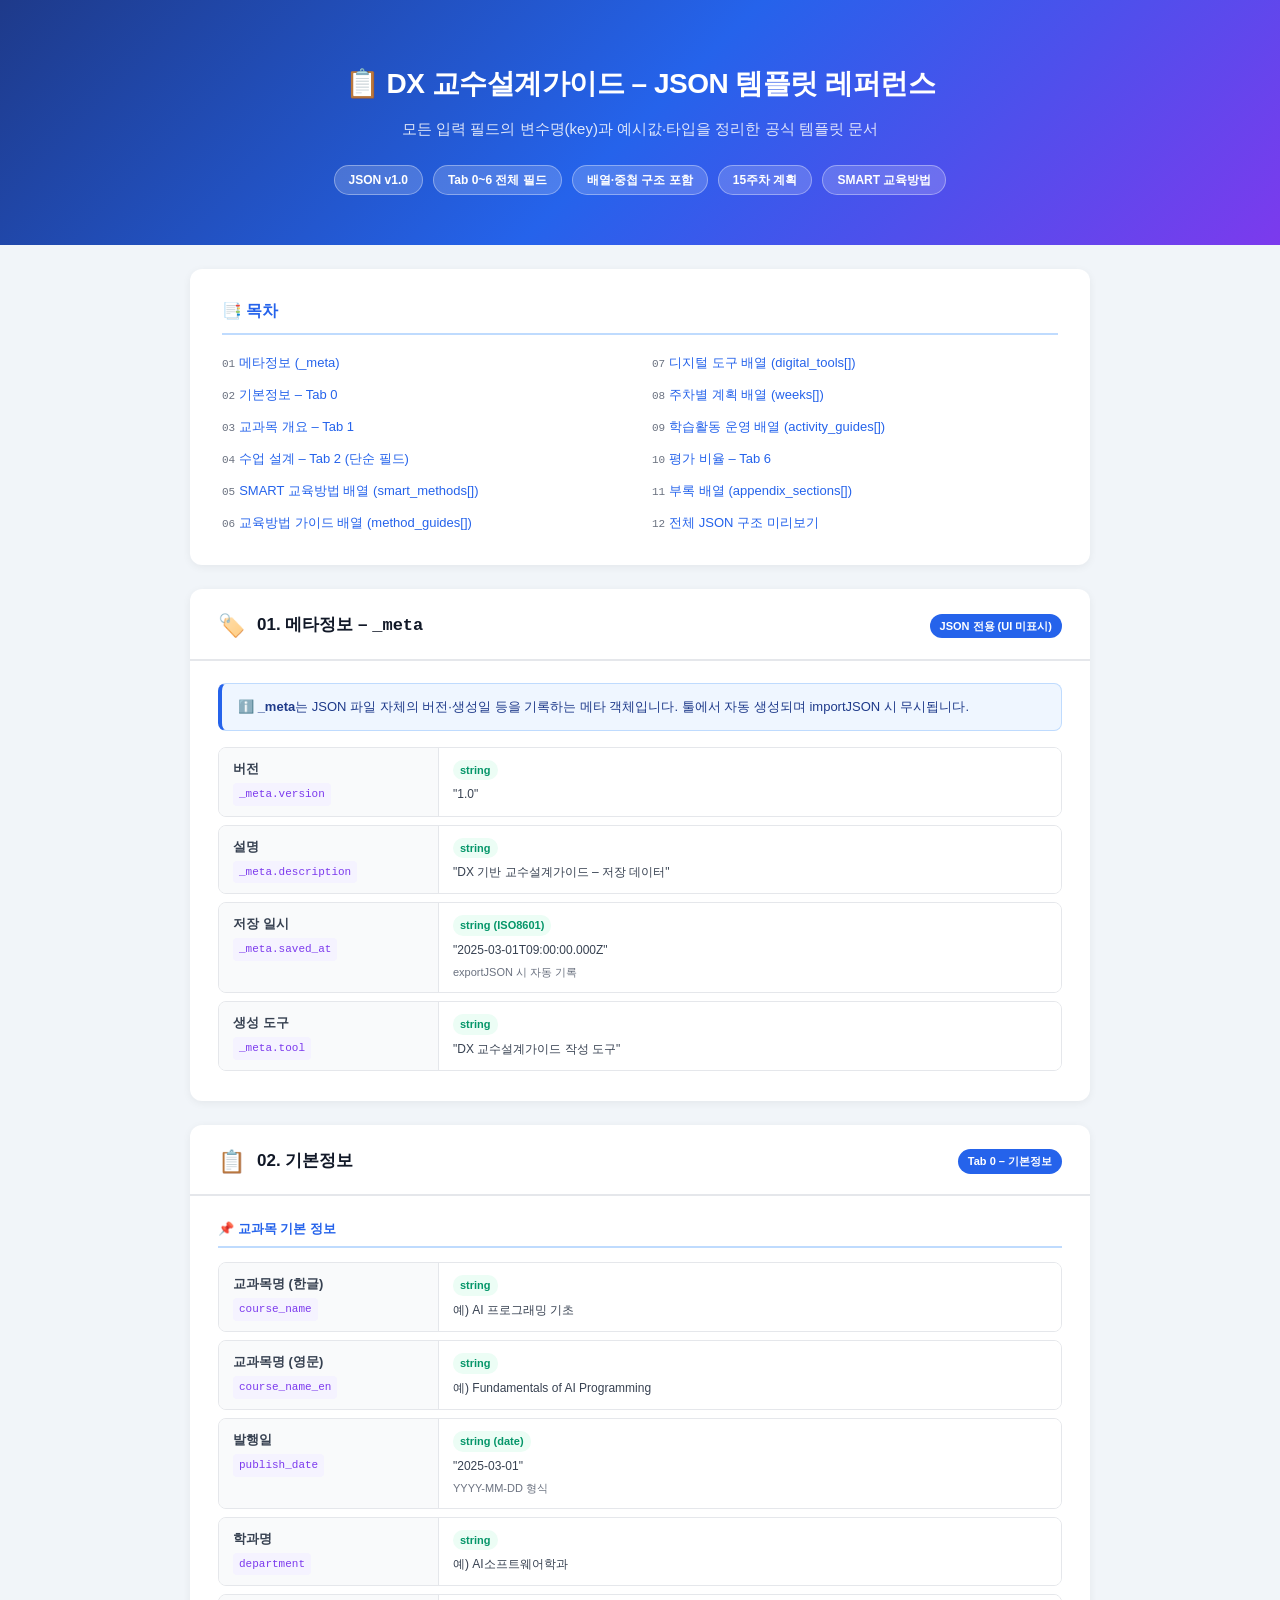
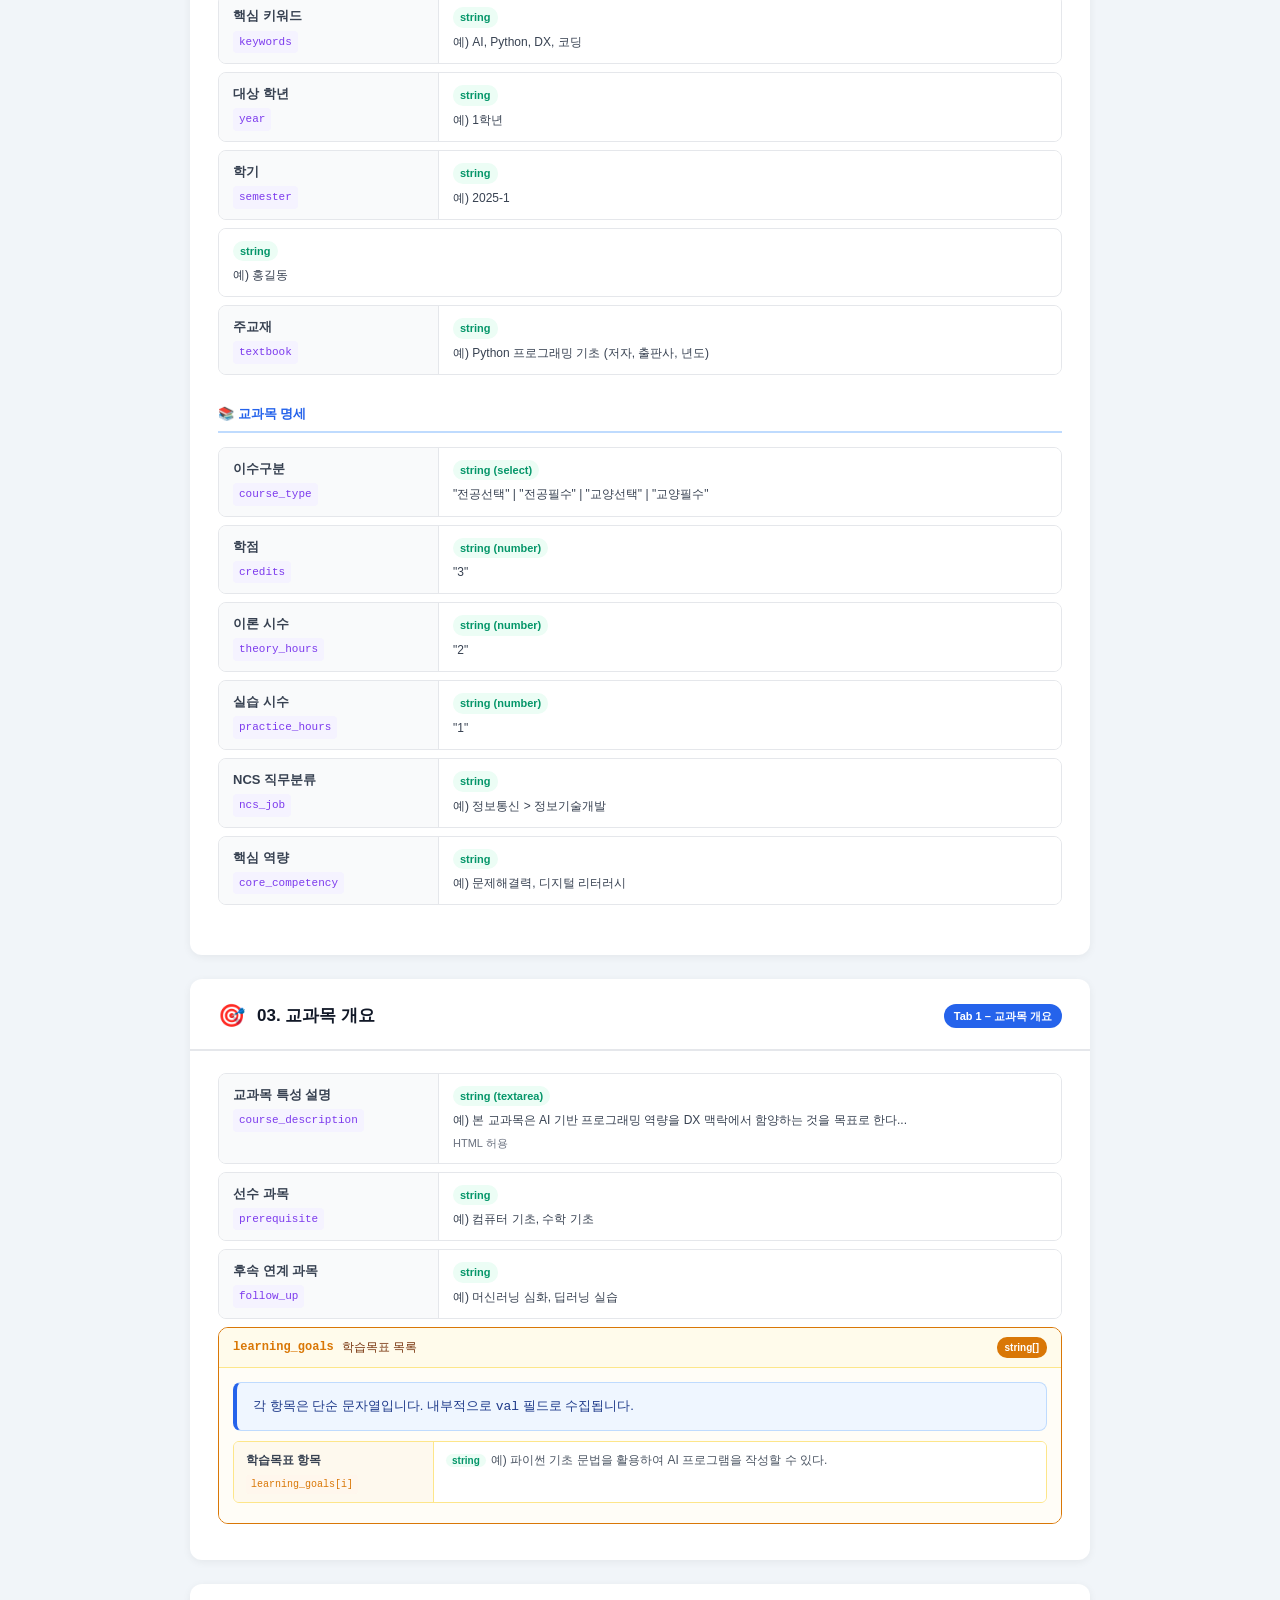
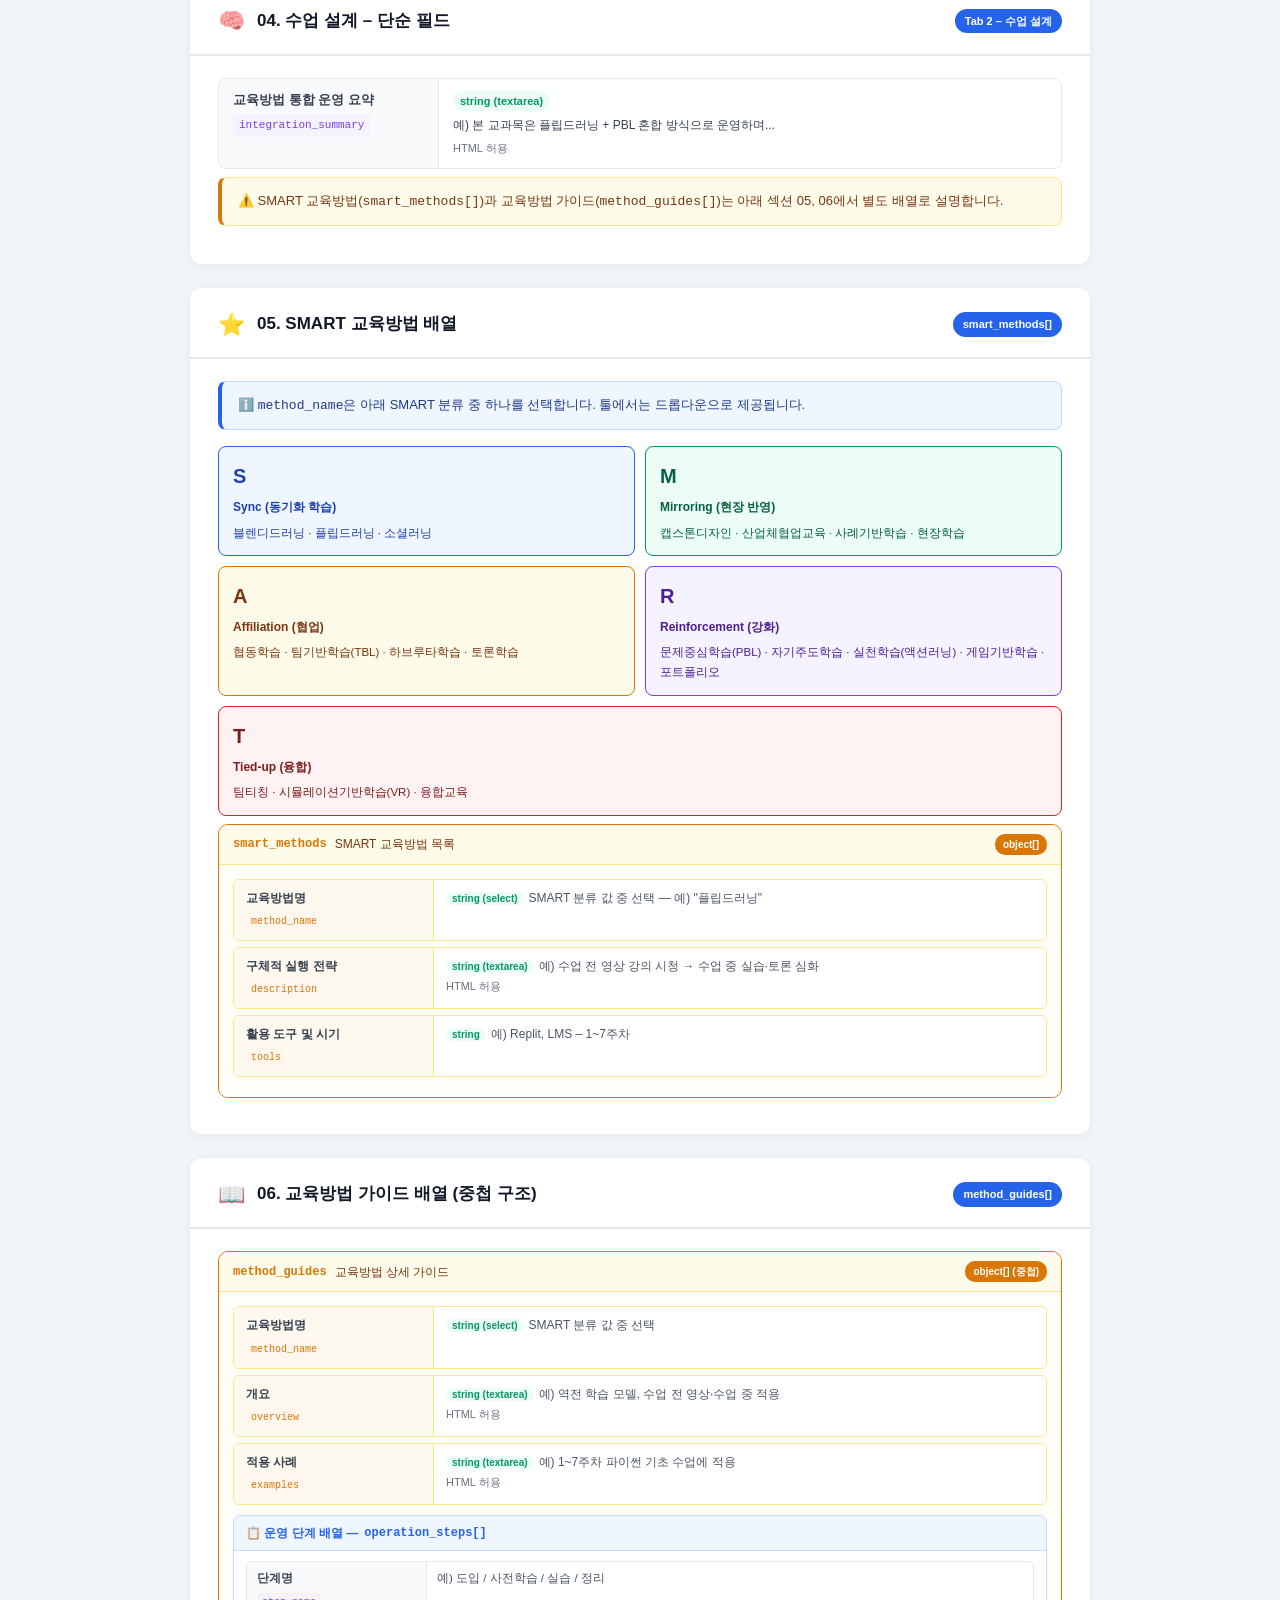
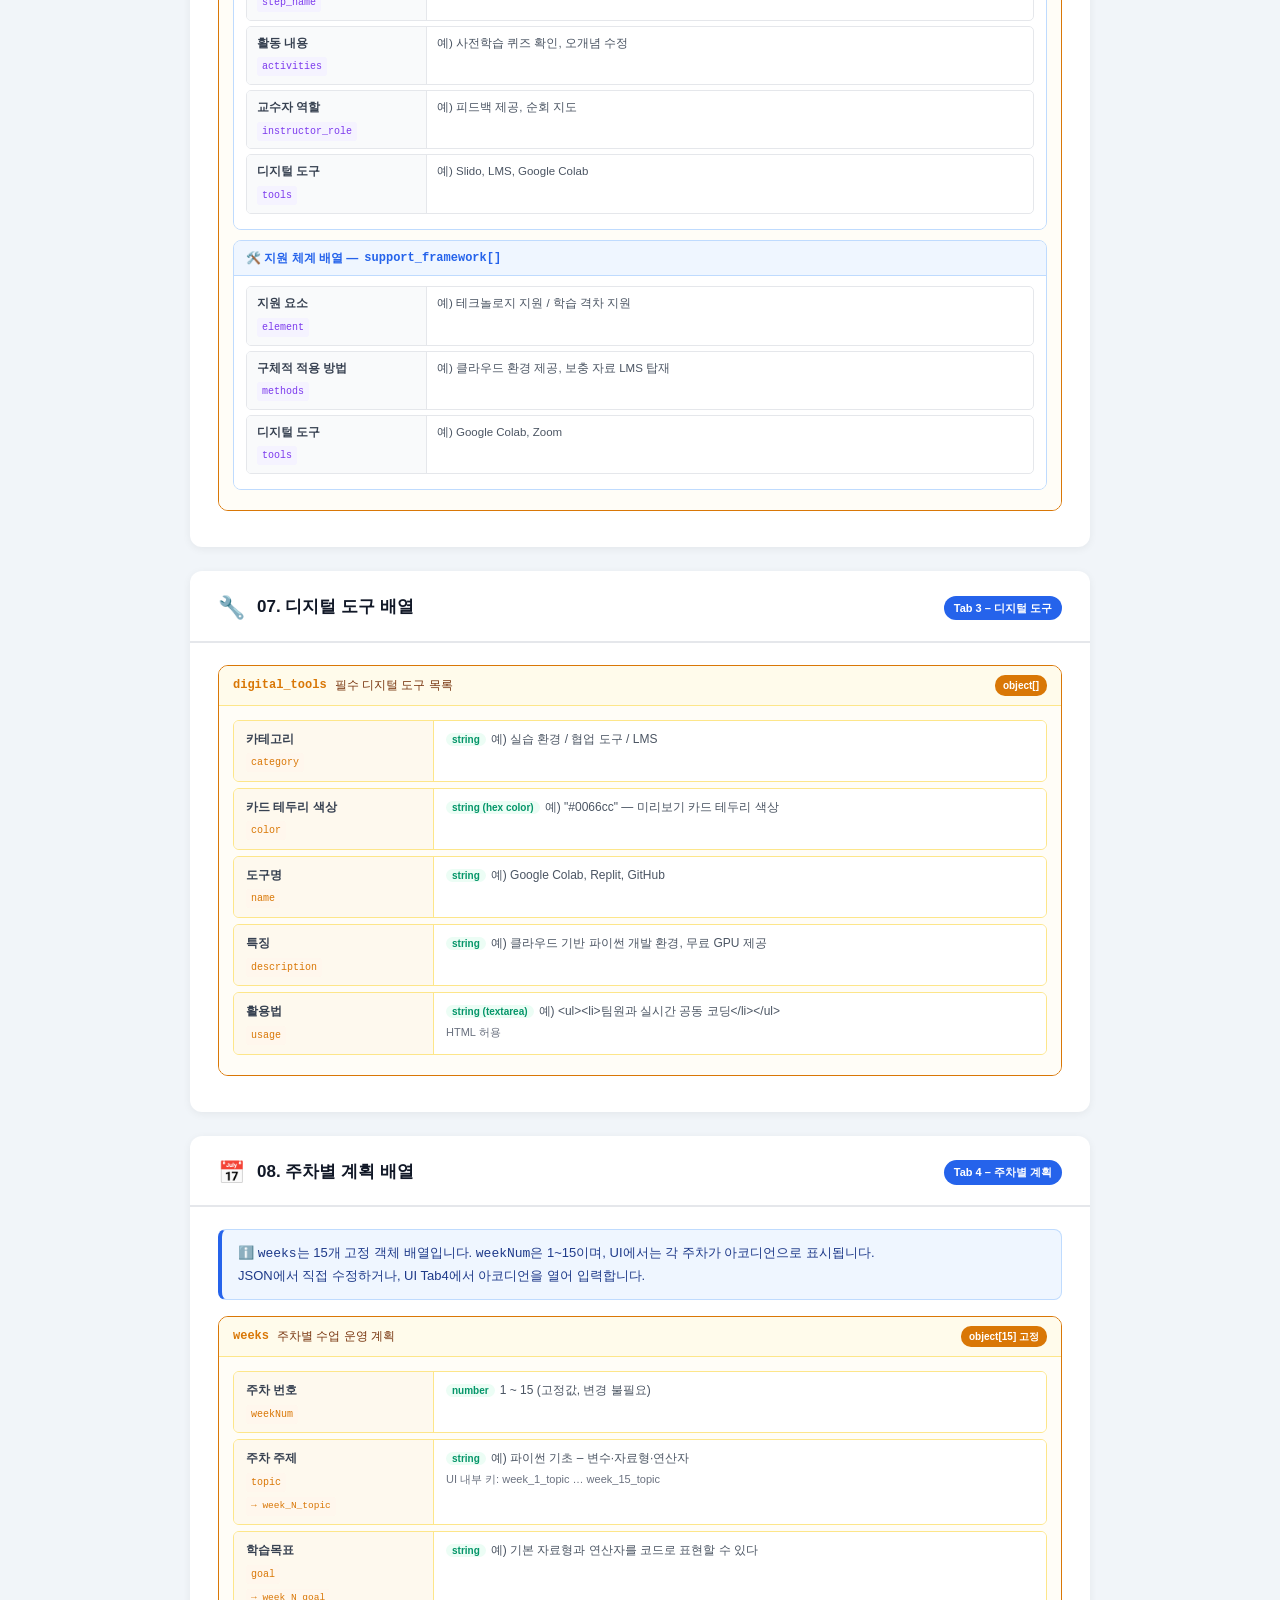
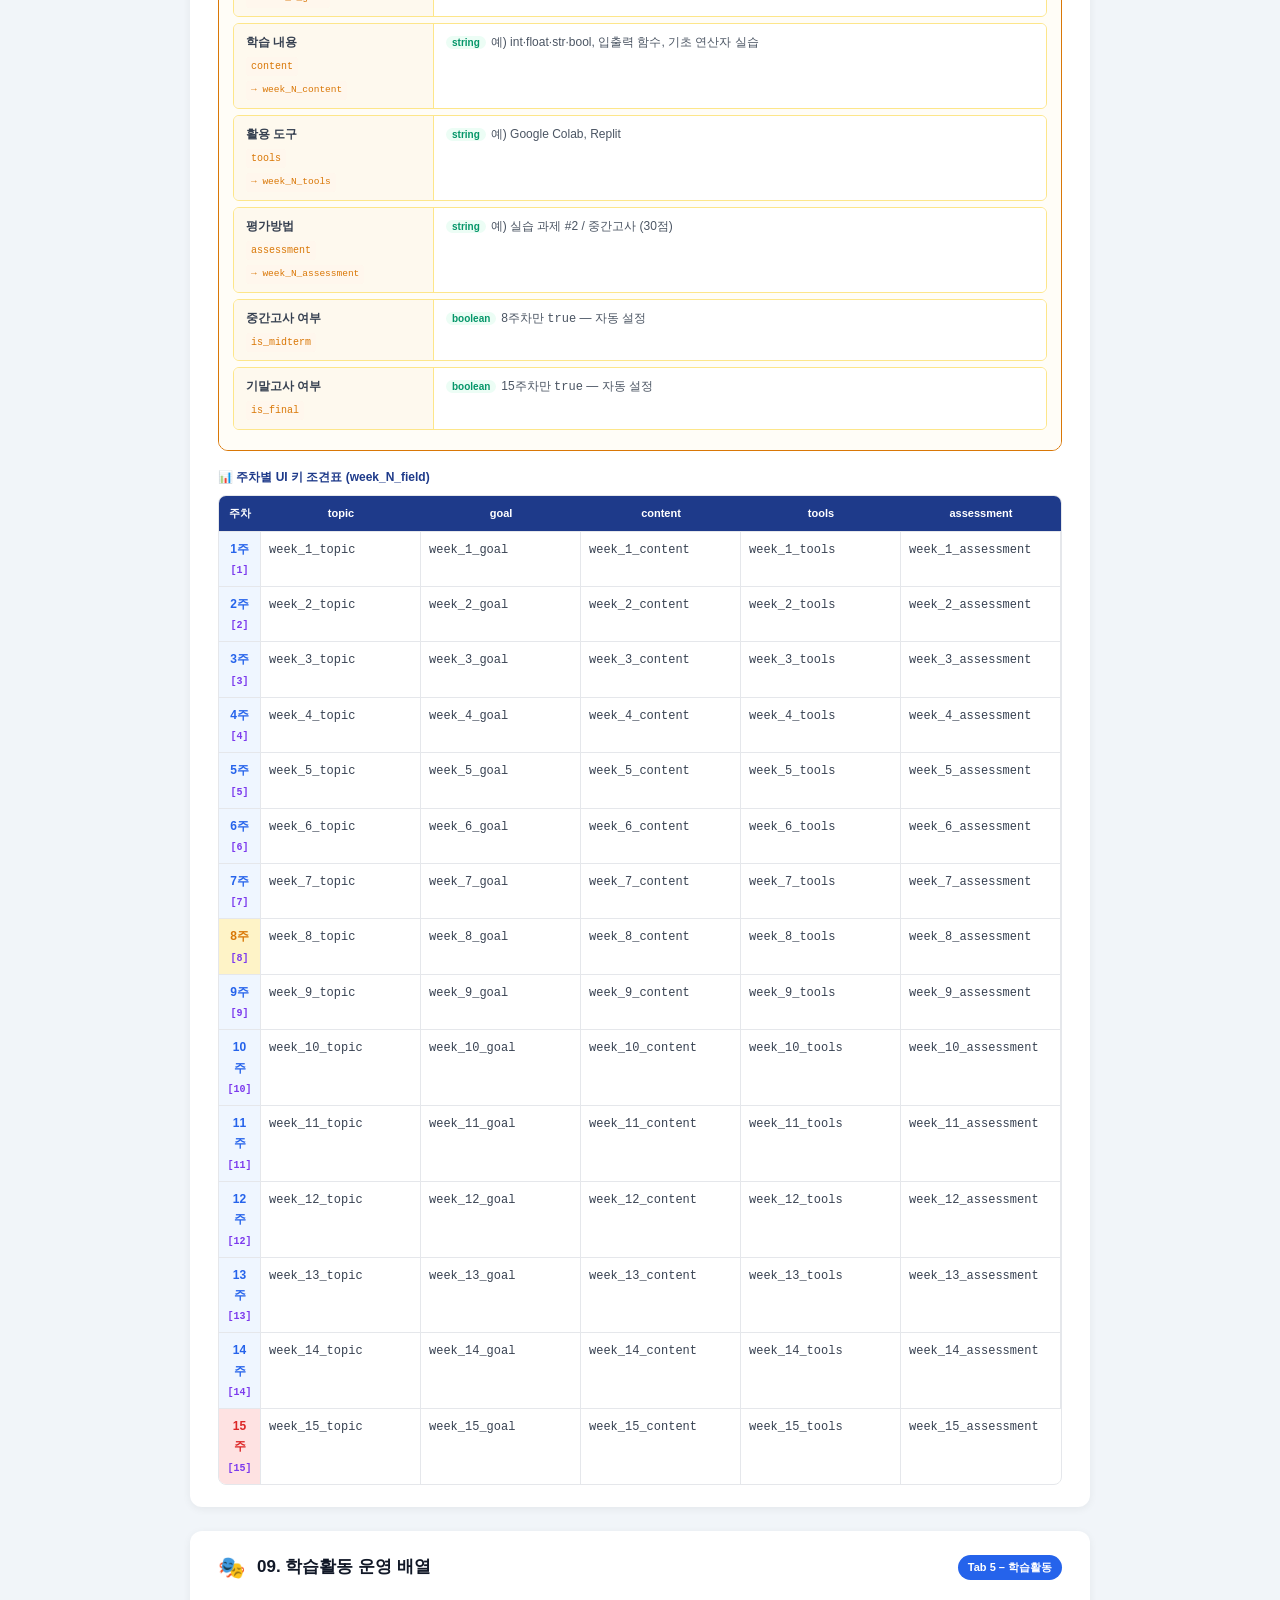
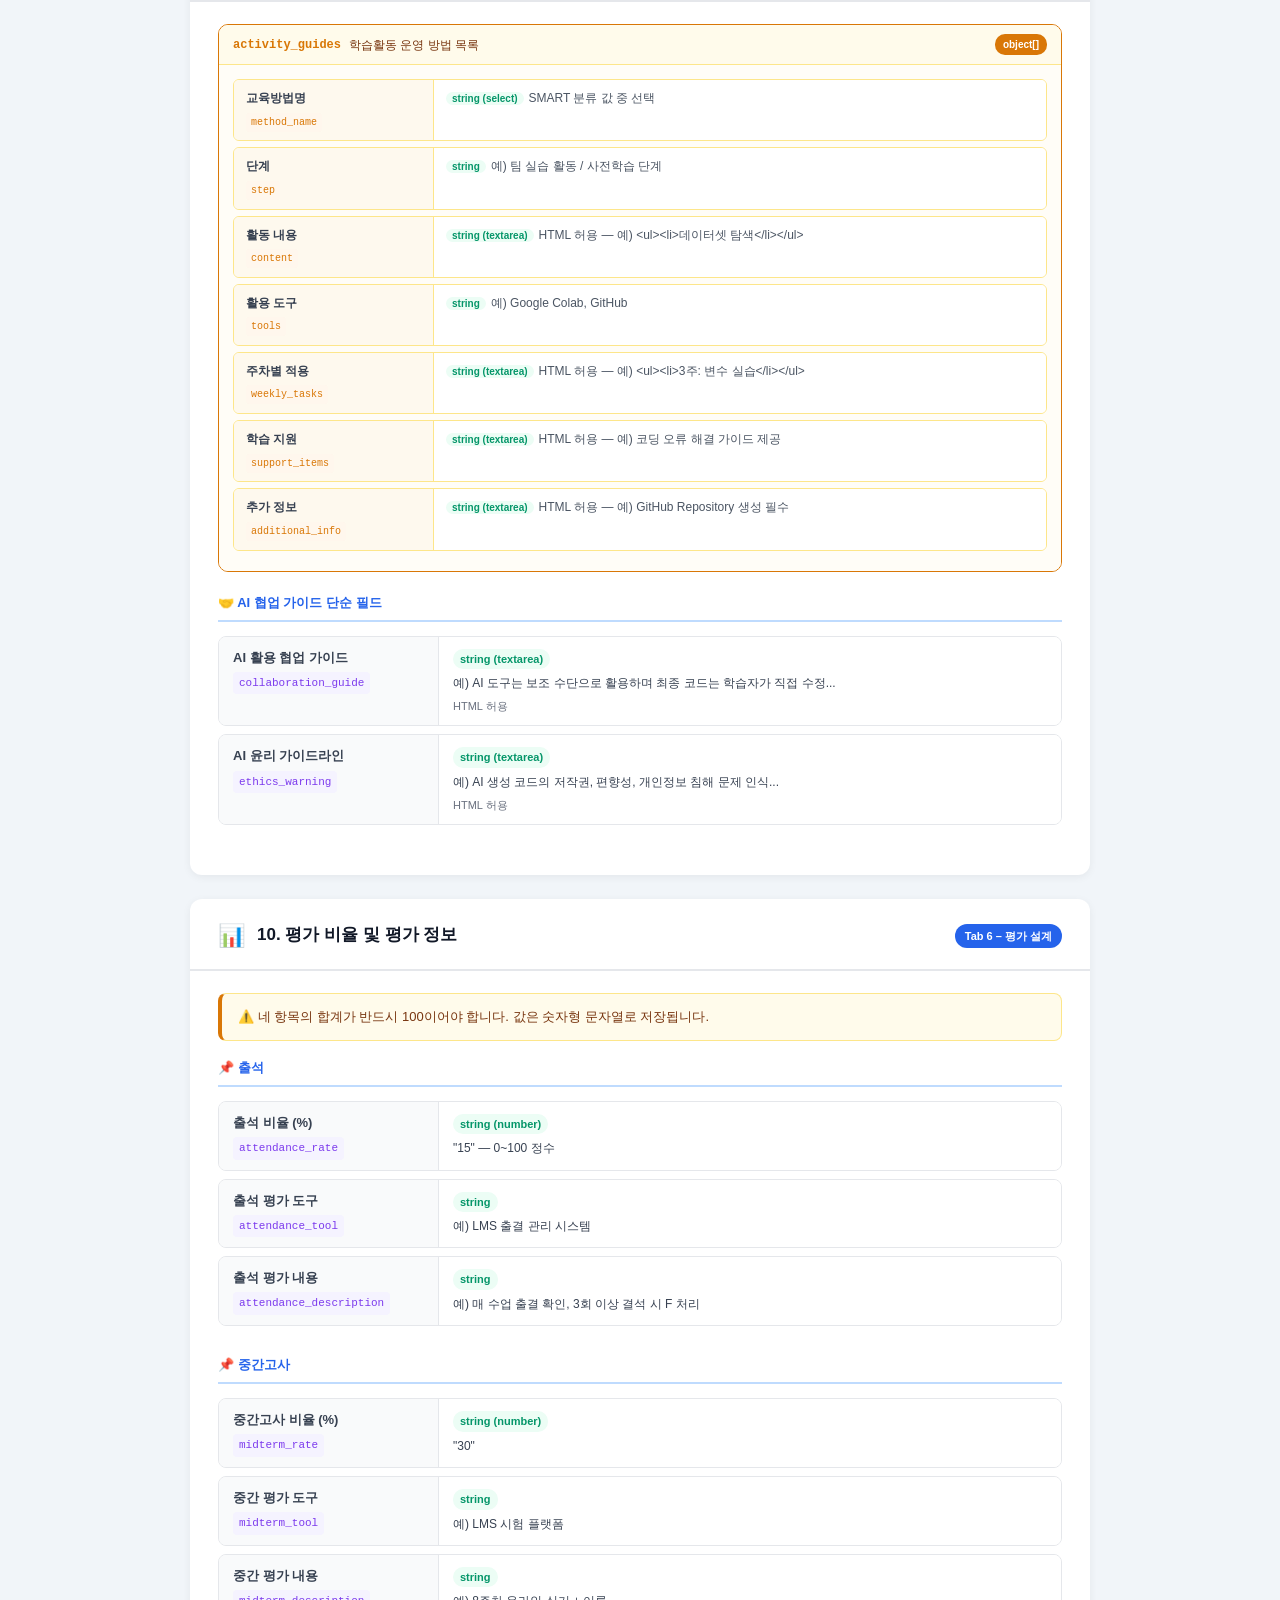
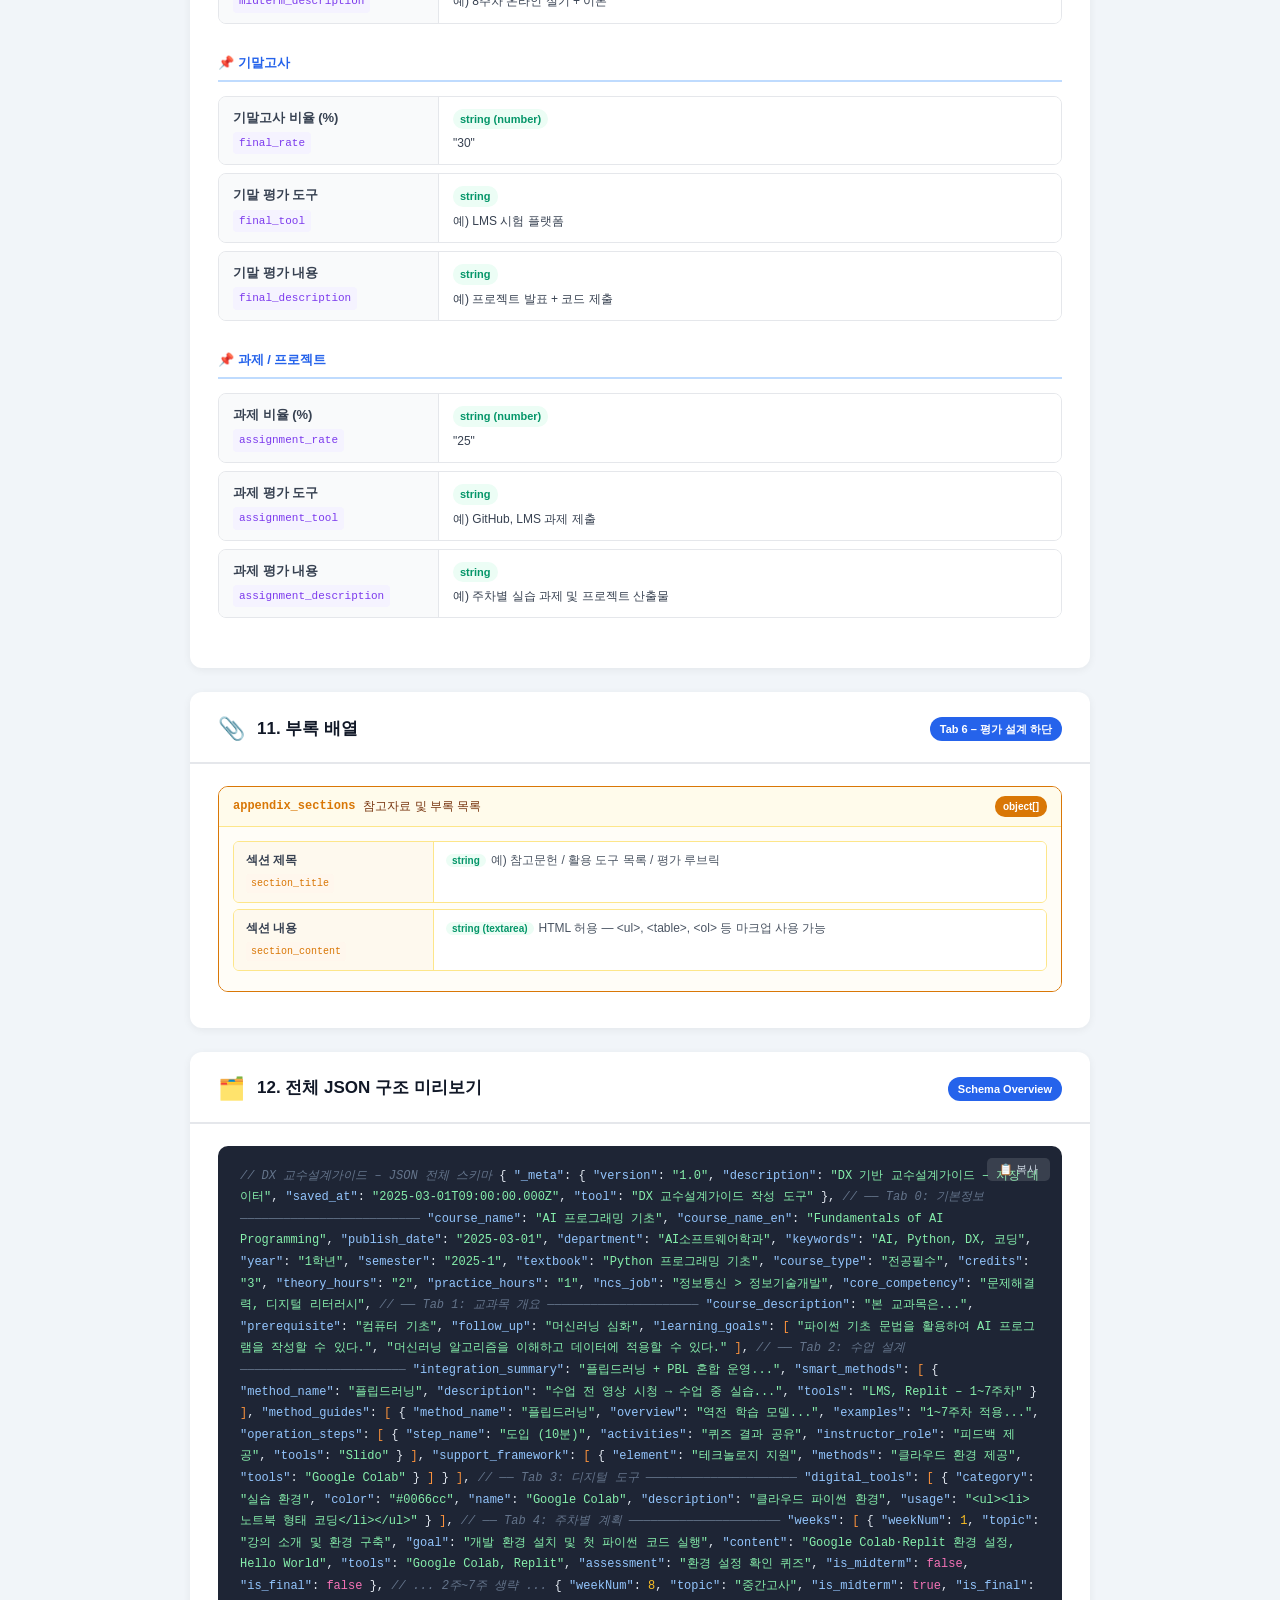
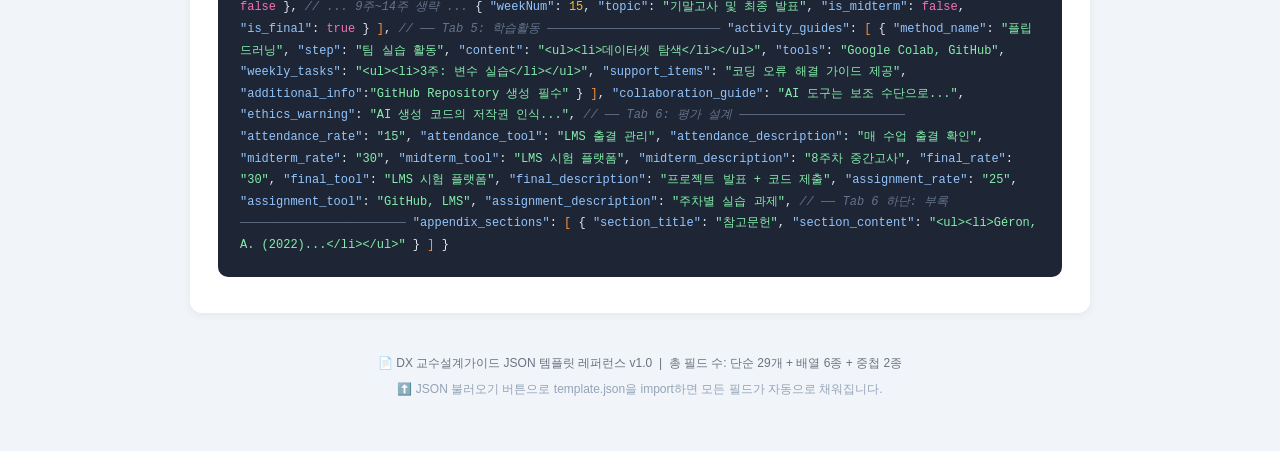
<file: template_reference.html>
<!DOCTYPE html>
<html lang="ko">
<head>
<meta charset="UTF-8">
<meta name="viewport" content="width=device-width, initial-scale=1.0">
<title>DX 교수설계가이드 – JSON 템플릿 레퍼런스</title>
<style>
  :root {
    --blue:   #2563eb;
    --blue-l: #eff6ff;
    --blue-m: #bfdbfe;
    --green:  #059669;
    --green-l:#ecfdf5;
    --orange: #d97706;
    --orange-l:#fffbeb;
    --purple: #7c3aed;
    --purple-l:#f5f3ff;
    --red:    #dc2626;
    --red-l:  #fef2f2;
    --gray:   #6b7280;
    --gray-l: #f9fafb;
    --border: #e5e7eb;
    --text:   #111827;
    --mono:   'Courier New', Courier, monospace;
  }
  * { box-sizing: border-box; margin: 0; padding: 0; }
  body {
    font-family: 'Pretendard', 'Apple SD Gothic Neo', 'Noto Sans KR', sans-serif;
    background: #f1f5f9;
    color: var(--text);
    font-size: 14px;
    line-height: 1.7;
  }

  /* ── Cover ── */
  .cover {
    background: linear-gradient(135deg, #1e3a8a 0%, #2563eb 50%, #7c3aed 100%);
    color: #fff;
    padding: 60px 40px 50px;
    text-align: center;
  }
  .cover h1 { font-size: 28px; font-weight: 800; letter-spacing: -0.5px; margin-bottom: 8px; }
  .cover .sub { font-size: 15px; opacity: .85; margin-bottom: 24px; }
  .cover .badges { display: flex; gap: 10px; justify-content: center; flex-wrap: wrap; }
  .cover .badge {
    background: rgba(255,255,255,.18);
    border: 1px solid rgba(255,255,255,.35);
    padding: 4px 14px; border-radius: 20px; font-size: 12px; font-weight: 600;
  }

  /* ── TOC ── */
  .toc {
    background: #fff; max-width: 900px; margin: 24px auto; border-radius: 12px;
    padding: 28px 32px; box-shadow: 0 2px 8px rgba(0,0,0,.06);
  }
  .toc h2 { font-size: 16px; font-weight: 700; color: var(--blue); margin-bottom: 14px; border-bottom: 2px solid var(--blue-m); padding-bottom: 8px; }
  .toc-grid { display: grid; grid-template-columns: 1fr 1fr; gap: 4px 24px; }
  .toc-item { font-size: 13px; padding: 3px 0; }
  .toc-item a { color: var(--blue); text-decoration: none; }
  .toc-item a:hover { text-decoration: underline; }
  .toc-num { color: var(--gray); font-size: 11px; margin-right: 4px; font-family: var(--mono); }

  /* ── Page ── */
  .page {
    max-width: 900px; margin: 0 auto 24px; background: #fff;
    border-radius: 12px; box-shadow: 0 2px 8px rgba(0,0,0,.06); overflow: hidden;
  }
  .page-header {
    padding: 18px 28px 14px;
    border-bottom: 2px solid var(--border);
    display: flex; align-items: center; gap: 12px;
  }
  .page-header .icon { font-size: 22px; }
  .page-header h2 { font-size: 17px; font-weight: 700; }
  .page-header .tab-badge {
    margin-left: auto; font-size: 11px; font-weight: 700;
    background: var(--blue); color: #fff;
    padding: 3px 10px; border-radius: 20px;
  }
  .page-body { padding: 22px 28px; }

  /* ── Section ── */
  .sec { margin-bottom: 28px; }
  .sec-title {
    font-size: 13px; font-weight: 700; color: var(--blue);
    border-bottom: 2px solid var(--blue-m); padding-bottom: 6px; margin-bottom: 14px;
    display: flex; align-items: center; gap: 6px;
  }

  /* ── Field Row ── */
  .field-row {
    display: grid; grid-template-columns: 220px 1fr; gap: 0;
    border: 1px solid var(--border); border-radius: 8px;
    margin-bottom: 8px; overflow: hidden;
  }
  .field-row:hover { box-shadow: 0 0 0 2px var(--blue-m); }
  .field-label {
    background: var(--gray-l); padding: 10px 14px;
    border-right: 1px solid var(--border);
  }
  .field-label .label-ko { font-size: 13px; font-weight: 600; color: #374151; }
  .field-label .label-var {
    font-family: var(--mono); font-size: 11px; color: var(--purple);
    background: var(--purple-l); padding: 2px 6px; border-radius: 4px;
    display: inline-block; margin-top: 3px;
  }
  .field-value {
    padding: 10px 14px; background: #fff;
  }
  .field-value .val-type {
    font-size: 11px; font-weight: 700; color: var(--green);
    background: var(--green-l); padding: 1px 7px; border-radius: 10px;
    display: inline-block; margin-bottom: 4px;
  }
  .field-value .val-example {
    font-size: 12px; color: #374151;
  }
  .field-value .val-note {
    font-size: 11px; color: var(--gray); margin-top: 3px;
  }

  /* ── Array Block ── */
  .arr-block {
    border: 1.5px solid var(--orange); border-radius: 10px;
    overflow: hidden; margin-bottom: 14px;
  }
  .arr-header {
    background: var(--orange-l); padding: 9px 14px;
    display: flex; align-items: center; gap: 8px;
    border-bottom: 1px solid #fde68a;
  }
  .arr-header .arr-name {
    font-family: var(--mono); font-size: 12px; font-weight: 700; color: var(--orange);
  }
  .arr-header .arr-ko { font-size: 12px; color: #78350f; }
  .arr-header .arr-badge {
    margin-left: auto; font-size: 10px; font-weight: 700;
    background: var(--orange); color: #fff; padding: 2px 8px; border-radius: 10px;
  }
  .arr-body { padding: 14px; background: #fffdf7; }

  /* Array item fields */
  .arr-field {
    display: grid; grid-template-columns: 200px 1fr;
    border: 1px solid #fde68a; border-radius: 6px;
    margin-bottom: 6px; overflow: hidden;
  }
  .arr-field .af-label {
    background: #fef9ee; padding: 8px 12px;
    border-right: 1px solid #fde68a;
  }
  .af-label .af-ko { font-size: 12px; font-weight: 600; color: #374151; }
  .af-label .af-var {
    font-family: var(--mono); font-size: 10px; color: var(--orange);
    background: #fff7ed; padding: 1px 5px; border-radius: 3px;
    display: inline-block; margin-top: 2px;
  }
  .arr-field .af-value {
    padding: 8px 12px; background: #fff;
    font-size: 12px; color: #4b5563;
  }
  .af-value .af-type {
    font-size: 10px; font-weight: 700; color: var(--green);
    background: var(--green-l); padding: 1px 6px; border-radius: 8px;
    margin-right: 5px;
  }

  /* ── Nested ── */
  .nested-block {
    border: 1px solid var(--blue-m); border-radius: 8px;
    overflow: hidden; margin: 10px 0 6px;
  }
  .nested-header {
    background: var(--blue-l); padding: 7px 12px;
    font-size: 12px; font-weight: 700; color: var(--blue);
    border-bottom: 1px solid var(--blue-m);
    display: flex; align-items: center; gap: 6px;
  }
  .nested-body { padding: 10px 12px; background: #fff; }
  .nested-field {
    display: grid; grid-template-columns: 180px 1fr;
    border: 1px solid var(--border); border-radius: 5px;
    margin-bottom: 5px; overflow: hidden;
  }
  .nf-label {
    background: var(--gray-l); padding: 7px 10px;
    border-right: 1px solid var(--border);
  }
  .nf-label .nf-ko { font-size: 11.5px; font-weight: 600; color: #374151; }
  .nf-label .nf-var {
    font-family: var(--mono); font-size: 10px; color: var(--purple);
    background: var(--purple-l); padding: 1px 5px; border-radius: 3px;
    display: inline-block; margin-top: 2px;
  }
  .nf-value { padding: 7px 10px; font-size: 11.5px; color: #4b5563; }

  /* ── Weeks ── */
  .week-grid {
    display: grid; grid-template-columns: 42px 1fr 1fr 1fr 1fr 1fr;
    gap: 0; border: 1px solid var(--border); border-radius: 8px; overflow: hidden;
    font-size: 12px;
  }
  .wg-head {
    background: #1e3a8a; color: #fff; font-weight: 700;
    padding: 8px 6px; text-align: center; font-size: 11px;
  }
  .wg-cell {
    padding: 7px 8px; border-top: 1px solid var(--border);
    border-right: 1px solid var(--border); color: #374151;
  }
  .wg-cell:last-child { border-right: none; }
  .wg-num {
    background: var(--blue-l); text-align: center; font-weight: 700;
    color: var(--blue);
  }
  .wg-num.midterm { background: #fef3c7; color: #d97706; }
  .wg-num.final   { background: #fee2e2; color: var(--red); }
  .wg-var { font-family: var(--mono); font-size: 10px; color: var(--purple); display: block; margin-top: 3px; }

  /* ── JSON Preview ── */
  .json-block {
    background: #1e2535; color: #e2e8f0; border-radius: 10px;
    padding: 20px 22px; font-family: var(--mono); font-size: 12px;
    line-height: 1.8; overflow-x: auto; margin-bottom: 14px;
    position: relative;
  }
  .json-key   { color: #93c5fd; }
  .json-str   { color: #86efac; }
  .json-num   { color: #fbbf24; }
  .json-bool  { color: #f472b6; }
  .json-null  { color: #94a3b8; }
  .json-arr   { color: #fb923c; }
  .json-comment { color: #64748b; font-style: italic; }
  .copy-btn {
    position: absolute; top: 12px; right: 12px;
    background: rgba(255,255,255,.12); border: none; color: #cbd5e1;
    padding: 4px 12px; border-radius: 5px; font-size: 11px; cursor: pointer;
  }
  .copy-btn:hover { background: rgba(255,255,255,.22); }

  /* ── Smart Options ── */
  .smart-grid {
    display: grid; grid-template-columns: 1fr 1fr; gap: 10px; margin-bottom: 8px;
  }
  .smart-card {
    border-radius: 8px; padding: 12px 14px; border: 1.5px solid;
  }
  .smart-card .sc-letter { font-size: 20px; font-weight: 800; display: block; margin-bottom: 4px; }
  .smart-card .sc-name   { font-size: 12px; font-weight: 700; margin-bottom: 6px; }
  .smart-card .sc-items  { font-size: 11.5px; line-height: 1.7; }
  .sc-S { border-color: #2563eb; background: #eff6ff; color: #1e40af; }
  .sc-M { border-color: #059669; background: #ecfdf5; color: #065f46; }
  .sc-A { border-color: #d97706; background: #fffbeb; color: #78350f; }
  .sc-R { border-color: #7c3aed; background: #f5f3ff; color: #4c1d95; }
  .sc-T { border-color: #dc2626; background: #fef2f2; color: #7f1d1d; }

  /* ── Info box ── */
  .info-box {
    background: var(--blue-l); border: 1px solid var(--blue-m);
    border-left: 4px solid var(--blue); border-radius: 8px;
    padding: 12px 16px; margin-bottom: 16px; font-size: 13px; color: #1e3a8a;
  }
  .warn-box {
    background: #fffbeb; border: 1px solid #fde68a;
    border-left: 4px solid var(--orange); border-radius: 8px;
    padding: 12px 16px; margin-bottom: 16px; font-size: 13px; color: #78350f;
  }

  /* ── Footer ── */
  footer {
    max-width: 900px; margin: 0 auto 40px;
    text-align: center; color: var(--gray); font-size: 12px; padding: 16px;
  }

  @media (max-width: 600px) {
    .page-body { padding: 16px; }
    .field-row, .arr-field, .nested-field { grid-template-columns: 1fr; }
    .toc-grid { grid-template-columns: 1fr; }
    .smart-grid { grid-template-columns: 1fr; }
    .week-grid { grid-template-columns: 36px 1fr 1fr; }
    .week-grid .wg-cell:nth-child(n+4) { display: none; }
  }
</style>
</head>
<body>

<!-- ══════════════════════════════ COVER ══════════════════════════════ -->
<div class="cover">
  <h1>📋 DX 교수설계가이드 – JSON 템플릿 레퍼런스</h1>
  <p class="sub">모든 입력 필드의 변수명(key)과 예시값·타입을 정리한 공식 템플릿 문서</p>
  <div class="badges">
    <span class="badge">JSON v1.0</span>
    <span class="badge">Tab 0~6 전체 필드</span>
    <span class="badge">배열·중첩 구조 포함</span>
    <span class="badge">15주차 계획</span>
    <span class="badge">SMART 교육방법</span>
  </div>
</div>

<!-- ══════════════════════════════ TOC ══════════════════════════════ -->
<div class="toc">
  <h2>📑 목차</h2>
  <div class="toc-grid">
    <div class="toc-item"><span class="toc-num">01</span><a href="#s01">메타정보 (_meta)</a></div>
    <div class="toc-item"><span class="toc-num">07</span><a href="#s07">디지털 도구 배열 (digital_tools[])</a></div>
    <div class="toc-item"><span class="toc-num">02</span><a href="#s02">기본정보 – Tab 0</a></div>
    <div class="toc-item"><span class="toc-num">08</span><a href="#s08">주차별 계획 배열 (weeks[])</a></div>
    <div class="toc-item"><span class="toc-num">03</span><a href="#s03">교과목 개요 – Tab 1</a></div>
    <div class="toc-item"><span class="toc-num">09</span><a href="#s09">학습활동 운영 배열 (activity_guides[])</a></div>
    <div class="toc-item"><span class="toc-num">04</span><a href="#s04">수업 설계 – Tab 2 (단순 필드)</a></div>
    <div class="toc-item"><span class="toc-num">10</span><a href="#s10">평가 비율 – Tab 6</a></div>
    <div class="toc-item"><span class="toc-num">05</span><a href="#s05">SMART 교육방법 배열 (smart_methods[])</a></div>
    <div class="toc-item"><span class="toc-num">11</span><a href="#s11">부록 배열 (appendix_sections[])</a></div>
    <div class="toc-item"><span class="toc-num">06</span><a href="#s06">교육방법 가이드 배열 (method_guides[])</a></div>
    <div class="toc-item"><span class="toc-num">12</span><a href="#s12">전체 JSON 구조 미리보기</a></div>
  </div>
</div>

<!-- ══════════════════════════════ S01: _meta ══════════════════════════════ -->
<div class="page" id="s01">
  <div class="page-header">
    <span class="icon">🏷️</span>
    <h2>01. 메타정보 – <code>_meta</code></h2>
    <span class="tab-badge">JSON 전용 (UI 미표시)</span>
  </div>
  <div class="page-body">
    <div class="info-box">ℹ️ <strong>_meta</strong>는 JSON 파일 자체의 버전·생성일 등을 기록하는 메타 객체입니다. 툴에서 자동 생성되며 importJSON 시 무시됩니다.</div>
    <div class="field-row">
      <div class="field-label"><div class="label-ko">버전</div><code class="label-var">_meta.version</code></div>
      <div class="field-value"><span class="val-type">string</span><div class="val-example">"1.0"</div></div>
    </div>
    <div class="field-row">
      <div class="field-label"><div class="label-ko">설명</div><code class="label-var">_meta.description</code></div>
      <div class="field-value"><span class="val-type">string</span><div class="val-example">"DX 기반 교수설계가이드 – 저장 데이터"</div></div>
    </div>
    <div class="field-row">
      <div class="field-label"><div class="label-ko">저장 일시</div><code class="label-var">_meta.saved_at</code></div>
      <div class="field-value"><span class="val-type">string (ISO8601)</span><div class="val-example">"2025-03-01T09:00:00.000Z"</div><div class="val-note">exportJSON 시 자동 기록</div></div>
    </div>
    <div class="field-row">
      <div class="field-label"><div class="label-ko">생성 도구</div><code class="label-var">_meta.tool</code></div>
      <div class="field-value"><span class="val-type">string</span><div class="val-example">"DX 교수설계가이드 작성 도구"</div></div>
    </div>
  </div>
</div>

<!-- ══════════════════════════════ S02: Tab 0 기본정보 ══════════════════════════════ -->
<div class="page" id="s02">
  <div class="page-header">
    <span class="icon">📋</span>
    <h2>02. 기본정보</h2>
    <span class="tab-badge">Tab 0 – 기본정보</span>
  </div>
  <div class="page-body">
    <div class="sec">
      <div class="sec-title">📌 교과목 기본 정보</div>
      <div class="field-row">
        <div class="field-label"><div class="label-ko">교과목명 (한글)</div><code class="label-var">course_name</code></div>
        <div class="field-value"><span class="val-type">string</span><div class="val-example">예) AI 프로그래밍 기초</div></div>
      </div>
      <div class="field-row">
        <div class="field-label"><div class="label-ko">교과목명 (영문)</div><code class="label-var">course_name_en</code></div>
        <div class="field-value"><span class="val-type">string</span><div class="val-example">예) Fundamentals of AI Programming</div></div>
      </div>
      <div class="field-row">
        <div class="field-label"><div class="label-ko">발행일</div><code class="label-var">publish_date</code></div>
        <div class="field-value"><span class="val-type">string (date)</span><div class="val-example">"2025-03-01"</div><div class="val-note">YYYY-MM-DD 형식</div></div>
      </div>
      <div class="field-row">
        <div class="field-label"><div class="label-ko">학과명</div><code class="label-var">department</code></div>
        <div class="field-value"><span class="val-type">string</span><div class="val-example">예) AI소프트웨어학과</div></div>
      </div>
      <div class="field-row">
        <div class="field-label"><div class="label-ko">핵심 키워드</div><code class="label-var">keywords</code></div>
        <div class="field-value"><span class="val-type">string</span><div class="val-example">예) AI, Python, DX, 코딩</div></div>
      </div>
      <div class="field-row">
        <div class="field-label"><div class="label-ko">대상 학년</div><code class="label-var">year</code></div>
        <div class="field-value"><span class="val-type">string</span><div class="val-example">예) 1학년</div></div>
      </div>
      <div class="field-row">
        <div class="field-label"><div class="label-ko">학기</div><code class="label-var">semester</code></div>
        <div class="field-value"><span class="val-type">string</span><div class="val-example">예) 2025-1</div></div>
      </div>
      <div class="field-row">
        <!-- <div class="field-label"><div class="label-ko">담당교수</div><code class="label-var">professor_name</code></div> -->
        <div class="field-value"><span class="val-type">string</span><div class="val-example">예) 홍길동</div></div>
      </div>
      <div class="field-row">
        <div class="field-label"><div class="label-ko">주교재</div><code class="label-var">textbook</code></div>
        <div class="field-value"><span class="val-type">string</span><div class="val-example">예) Python 프로그래밍 기초 (저자, 출판사, 년도)</div></div>
      </div>
    </div>
    <div class="sec">
      <div class="sec-title">📚 교과목 명세</div>
      <div class="field-row">
        <div class="field-label"><div class="label-ko">이수구분</div><code class="label-var">course_type</code></div>
        <div class="field-value"><span class="val-type">string (select)</span><div class="val-example">"전공선택" | "전공필수" | "교양선택" | "교양필수"</div></div>
      </div>
      <div class="field-row">
        <div class="field-label"><div class="label-ko">학점</div><code class="label-var">credits</code></div>
        <div class="field-value"><span class="val-type">string (number)</span><div class="val-example">"3"</div></div>
      </div>
      <div class="field-row">
        <div class="field-label"><div class="label-ko">이론 시수</div><code class="label-var">theory_hours</code></div>
        <div class="field-value"><span class="val-type">string (number)</span><div class="val-example">"2"</div></div>
      </div>
      <div class="field-row">
        <div class="field-label"><div class="label-ko">실습 시수</div><code class="label-var">practice_hours</code></div>
        <div class="field-value"><span class="val-type">string (number)</span><div class="val-example">"1"</div></div>
      </div>
      <div class="field-row">
        <div class="field-label"><div class="label-ko">NCS 직무분류</div><code class="label-var">ncs_job</code></div>
        <div class="field-value"><span class="val-type">string</span><div class="val-example">예) 정보통신 &gt; 정보기술개발</div></div>
      </div>
      <div class="field-row">
        <div class="field-label"><div class="label-ko">핵심 역량</div><code class="label-var">core_competency</code></div>
        <div class="field-value"><span class="val-type">string</span><div class="val-example">예) 문제해결력, 디지털 리터러시</div></div>
      </div>
    </div>
  </div>
</div>

<!-- ══════════════════════════════ S03: Tab 1 교과목 개요 ══════════════════════════════ -->
<div class="page" id="s03">
  <div class="page-header">
    <span class="icon">🎯</span>
    <h2>03. 교과목 개요</h2>
    <span class="tab-badge">Tab 1 – 교과목 개요</span>
  </div>
  <div class="page-body">
    <div class="field-row">
      <div class="field-label"><div class="label-ko">교과목 특성 설명</div><code class="label-var">course_description</code></div>
      <div class="field-value"><span class="val-type">string (textarea)</span><div class="val-example">예) 본 교과목은 AI 기반 프로그래밍 역량을 DX 맥락에서 함양하는 것을 목표로 한다...</div><div class="val-note">HTML 허용</div></div>
    </div>
    <div class="field-row">
      <div class="field-label"><div class="label-ko">선수 과목</div><code class="label-var">prerequisite</code></div>
      <div class="field-value"><span class="val-type">string</span><div class="val-example">예) 컴퓨터 기초, 수학 기초</div></div>
    </div>
    <div class="field-row">
      <div class="field-label"><div class="label-ko">후속 연계 과목</div><code class="label-var">follow_up</code></div>
      <div class="field-value"><span class="val-type">string</span><div class="val-example">예) 머신러닝 심화, 딥러닝 실습</div></div>
    </div>

    <div class="arr-block">
      <div class="arr-header">
        <span class="arr-name">learning_goals</span>
        <span class="arr-ko">학습목표 목록</span>
        <span class="arr-badge">string[]</span>
      </div>
      <div class="arr-body">
        <div class="info-box" style="margin-bottom:10px">각 항목은 단순 문자열입니다. 내부적으로 <code>val</code> 필드로 수집됩니다.</div>
        <div class="arr-field">
          <div class="af-label"><div class="af-ko">학습목표 항목</div><code class="af-var">learning_goals[i]</code></div>
          <div class="af-value"><span class="af-type">string</span>예) 파이썬 기초 문법을 활용하여 AI 프로그램을 작성할 수 있다.</div>
        </div>
      </div>
    </div>
  </div>
</div>

<!-- ══════════════════════════════ S04: Tab 2 수업설계 단순필드 ══════════════════════════════ -->
<div class="page" id="s04">
  <div class="page-header">
    <span class="icon">🧠</span>
    <h2>04. 수업 설계 – 단순 필드</h2>
    <span class="tab-badge">Tab 2 – 수업 설계</span>
  </div>
  <div class="page-body">
    <div class="field-row">
      <div class="field-label"><div class="label-ko">교육방법 통합 운영 요약</div><code class="label-var">integration_summary</code></div>
      <div class="field-value"><span class="val-type">string (textarea)</span><div class="val-example">예) 본 교과목은 플립드러닝 + PBL 혼합 방식으로 운영하며...</div><div class="val-note">HTML 허용</div></div>
    </div>
    <div class="warn-box">⚠️ SMART 교육방법(<code>smart_methods[]</code>)과 교육방법 가이드(<code>method_guides[]</code>)는 아래 섹션 05, 06에서 별도 배열로 설명합니다.</div>
  </div>
</div>

<!-- ══════════════════════════════ S05: smart_methods[] ══════════════════════════════ -->
<div class="page" id="s05">
  <div class="page-header">
    <span class="icon">⭐</span>
    <h2>05. SMART 교육방법 배열</h2>
    <span class="tab-badge">smart_methods[]</span>
  </div>
  <div class="page-body">
    <div class="info-box">ℹ️ <code>method_name</code>은 아래 SMART 분류 중 하나를 선택합니다. 툴에서는 드롭다운으로 제공됩니다.</div>

    <div class="smart-grid">
      <div class="smart-card sc-S">
        <span class="sc-letter">S</span>
        <div class="sc-name">Sync (동기화 학습)</div>
        <div class="sc-items">블렌디드러닝 · 플립드러닝 · 소셜러닝</div>
      </div>
      <div class="smart-card sc-M">
        <span class="sc-letter">M</span>
        <div class="sc-name">Mirroring (현장 반영)</div>
        <div class="sc-items">캡스톤디자인 · 산업체협업교육 · 사례기반학습 · 현장학습</div>
      </div>
      <div class="smart-card sc-A">
        <span class="sc-letter">A</span>
        <div class="sc-name">Affiliation (협업)</div>
        <div class="sc-items">협동학습 · 팀기반학습(TBL) · 하브루타학습 · 토론학습</div>
      </div>
      <div class="smart-card sc-R">
        <span class="sc-letter">R</span>
        <div class="sc-name">Reinforcement (강화)</div>
        <div class="sc-items">문제중심학습(PBL) · 자기주도학습 · 실천학습(액션러닝) · 게임기반학습 · 포트폴리오</div>
      </div>
      <div class="smart-card sc-T" style="grid-column:1/-1">
        <span class="sc-letter">T</span>
        <div class="sc-name">Tied-up (융합)</div>
        <div class="sc-items">팀티칭 · 시뮬레이션기반학습(VR) · 융합교육</div>
      </div>
    </div>

    <div class="arr-block">
      <div class="arr-header">
        <span class="arr-name">smart_methods</span>
        <span class="arr-ko">SMART 교육방법 목록</span>
        <span class="arr-badge">object[]</span>
      </div>
      <div class="arr-body">
        <div class="arr-field">
          <div class="af-label"><div class="af-ko">교육방법명</div><code class="af-var">method_name</code></div>
          <div class="af-value"><span class="af-type">string (select)</span>SMART 분류 값 중 선택 — 예) "플립드러닝"</div>
        </div>
        <div class="arr-field">
          <div class="af-label"><div class="af-ko">구체적 실행 전략</div><code class="af-var">description</code></div>
          <div class="af-value"><span class="af-type">string (textarea)</span>예) 수업 전 영상 강의 시청 → 수업 중 실습·토론 심화<br><span style="color:#6b7280;font-size:11px">HTML 허용</span></div>
        </div>
        <div class="arr-field">
          <div class="af-label"><div class="af-ko">활용 도구 및 시기</div><code class="af-var">tools</code></div>
          <div class="af-value"><span class="af-type">string</span>예) Replit, LMS – 1~7주차</div>
        </div>
      </div>
    </div>
  </div>
</div>

<!-- ══════════════════════════════ S06: method_guides[] ══════════════════════════════ -->
<div class="page" id="s06">
  <div class="page-header">
    <span class="icon">📖</span>
    <h2>06. 교육방법 가이드 배열 (중첩 구조)</h2>
    <span class="tab-badge">method_guides[]</span>
  </div>
  <div class="page-body">
    <div class="arr-block">
      <div class="arr-header">
        <span class="arr-name">method_guides</span>
        <span class="arr-ko">교육방법 상세 가이드</span>
        <span class="arr-badge">object[] (중첩)</span>
      </div>
      <div class="arr-body">
        <div class="arr-field">
          <div class="af-label"><div class="af-ko">교육방법명</div><code class="af-var">method_name</code></div>
          <div class="af-value"><span class="af-type">string (select)</span>SMART 분류 값 중 선택</div>
        </div>
        <div class="arr-field">
          <div class="af-label"><div class="af-ko">개요</div><code class="af-var">overview</code></div>
          <div class="af-value"><span class="af-type">string (textarea)</span>예) 역전 학습 모델, 수업 전 영상·수업 중 적용<br><span style="color:#6b7280;font-size:11px">HTML 허용</span></div>
        </div>
        <div class="arr-field">
          <div class="af-label"><div class="af-ko">적용 사례</div><code class="af-var">examples</code></div>
          <div class="af-value"><span class="af-type">string (textarea)</span>예) 1~7주차 파이썬 기초 수업에 적용<br><span style="color:#6b7280;font-size:11px">HTML 허용</span></div>
        </div>

        <!-- 중첩: operation_steps -->
        <div class="nested-block">
          <div class="nested-header">📋 운영 단계 배열 — <code>operation_steps[]</code></div>
          <div class="nested-body">
            <div class="nested-field">
              <div class="nf-label"><div class="nf-ko">단계명</div><code class="nf-var">step_name</code></div>
              <div class="nf-value">예) 도입 / 사전학습 / 실습 / 정리</div>
            </div>
            <div class="nested-field">
              <div class="nf-label"><div class="nf-ko">활동 내용</div><code class="nf-var">activities</code></div>
              <div class="nf-value">예) 사전학습 퀴즈 확인, 오개념 수정</div>
            </div>
            <div class="nested-field">
              <div class="nf-label"><div class="nf-ko">교수자 역할</div><code class="nf-var">instructor_role</code></div>
              <div class="nf-value">예) 피드백 제공, 순회 지도</div>
            </div>
            <div class="nested-field">
              <div class="nf-label"><div class="nf-ko">디지털 도구</div><code class="nf-var">tools</code></div>
              <div class="nf-value">예) Slido, LMS, Google Colab</div>
            </div>
          </div>
        </div>

        <!-- 중첩: support_framework -->
        <div class="nested-block">
          <div class="nested-header">🛠️ 지원 체계 배열 — <code>support_framework[]</code></div>
          <div class="nested-body">
            <div class="nested-field">
              <div class="nf-label"><div class="nf-ko">지원 요소</div><code class="nf-var">element</code></div>
              <div class="nf-value">예) 테크놀로지 지원 / 학습 격차 지원</div>
            </div>
            <div class="nested-field">
              <div class="nf-label"><div class="nf-ko">구체적 적용 방법</div><code class="nf-var">methods</code></div>
              <div class="nf-value">예) 클라우드 환경 제공, 보충 자료 LMS 탑재</div>
            </div>
            <div class="nested-field">
              <div class="nf-label"><div class="nf-ko">디지털 도구</div><code class="nf-var">tools</code></div>
              <div class="nf-value">예) Google Colab, Zoom</div>
            </div>
          </div>
        </div>
      </div>
    </div>
  </div>
</div>

<!-- ══════════════════════════════ S07: digital_tools[] ══════════════════════════════ -->
<div class="page" id="s07">
  <div class="page-header">
    <span class="icon">🔧</span>
    <h2>07. 디지털 도구 배열</h2>
    <span class="tab-badge">Tab 3 – 디지털 도구</span>
  </div>
  <div class="page-body">
    <div class="arr-block">
      <div class="arr-header">
        <span class="arr-name">digital_tools</span>
        <span class="arr-ko">필수 디지털 도구 목록</span>
        <span class="arr-badge">object[]</span>
      </div>
      <div class="arr-body">
        <div class="arr-field">
          <div class="af-label"><div class="af-ko">카테고리</div><code class="af-var">category</code></div>
          <div class="af-value"><span class="af-type">string</span>예) 실습 환경 / 협업 도구 / LMS</div>
        </div>
        <div class="arr-field">
          <div class="af-label"><div class="af-ko">카드 테두리 색상</div><code class="af-var">color</code></div>
          <div class="af-value"><span class="af-type">string (hex color)</span>예) "#0066cc" — 미리보기 카드 테두리 색상</div>
        </div>
        <div class="arr-field">
          <div class="af-label"><div class="af-ko">도구명</div><code class="af-var">name</code></div>
          <div class="af-value"><span class="af-type">string</span>예) Google Colab, Replit, GitHub</div>
        </div>
        <div class="arr-field">
          <div class="af-label"><div class="af-ko">특징</div><code class="af-var">description</code></div>
          <div class="af-value"><span class="af-type">string</span>예) 클라우드 기반 파이썬 개발 환경, 무료 GPU 제공</div>
        </div>
        <div class="arr-field">
          <div class="af-label"><div class="af-ko">활용법</div><code class="af-var">usage</code></div>
          <div class="af-value"><span class="af-type">string (textarea)</span>예) &lt;ul&gt;&lt;li&gt;팀원과 실시간 공동 코딩&lt;/li&gt;&lt;/ul&gt;<br><span style="color:#6b7280;font-size:11px">HTML 허용</span></div>
        </div>
      </div>
    </div>
  </div>
</div>

<!-- ══════════════════════════════ S08: weeks[] ══════════════════════════════ -->
<div class="page" id="s08">
  <div class="page-header">
    <span class="icon">📅</span>
    <h2>08. 주차별 계획 배열</h2>
    <span class="tab-badge">Tab 4 – 주차별 계획</span>
  </div>
  <div class="page-body">
    <div class="info-box">ℹ️ <code>weeks</code>는 15개 고정 객체 배열입니다. <code>weekNum</code>은 1~15이며, UI에서는 각 주차가 아코디언으로 표시됩니다.<br>JSON에서 직접 수정하거나, UI Tab4에서 아코디언을 열어 입력합니다.</div>

    <div class="arr-block">
      <div class="arr-header">
        <span class="arr-name">weeks</span>
        <span class="arr-ko">주차별 수업 운영 계획</span>
        <span class="arr-badge">object[15] 고정</span>
      </div>
      <div class="arr-body">
        <div class="arr-field">
          <div class="af-label"><div class="af-ko">주차 번호</div><code class="af-var">weekNum</code></div>
          <div class="af-value"><span class="af-type">number</span>1 ~ 15 (고정값, 변경 불필요)</div>
        </div>
        <div class="arr-field">
          <div class="af-label"><div class="af-ko">주차 주제</div><code class="af-var">topic</code><br><code class="af-var" style="font-size:9.5px">→ week_N_topic</code></div>
          <div class="af-value"><span class="af-type">string</span>예) 파이썬 기초 – 변수·자료형·연산자<br><span style="color:#6b7280;font-size:11px">UI 내부 키: week_1_topic … week_15_topic</span></div>
        </div>
        <div class="arr-field">
          <div class="af-label"><div class="af-ko">학습목표</div><code class="af-var">goal</code><br><code class="af-var" style="font-size:9.5px">→ week_N_goal</code></div>
          <div class="af-value"><span class="af-type">string</span>예) 기본 자료형과 연산자를 코드로 표현할 수 있다</div>
        </div>
        <div class="arr-field">
          <div class="af-label"><div class="af-ko">학습 내용</div><code class="af-var">content</code><br><code class="af-var" style="font-size:9.5px">→ week_N_content</code></div>
          <div class="af-value"><span class="af-type">string</span>예) int·float·str·bool, 입출력 함수, 기초 연산자 실습</div>
        </div>
        <div class="arr-field">
          <div class="af-label"><div class="af-ko">활용 도구</div><code class="af-var">tools</code><br><code class="af-var" style="font-size:9.5px">→ week_N_tools</code></div>
          <div class="af-value"><span class="af-type">string</span>예) Google Colab, Replit</div>
        </div>
        <div class="arr-field">
          <div class="af-label"><div class="af-ko">평가방법</div><code class="af-var">assessment</code><br><code class="af-var" style="font-size:9.5px">→ week_N_assessment</code></div>
          <div class="af-value"><span class="af-type">string</span>예) 실습 과제 #2 / 중간고사 (30점)</div>
        </div>
        <div class="arr-field">
          <div class="af-label"><div class="af-ko">중간고사 여부</div><code class="af-var">is_midterm</code></div>
          <div class="af-value"><span class="af-type">boolean</span>8주차만 <code>true</code> — 자동 설정</div>
        </div>
        <div class="arr-field">
          <div class="af-label"><div class="af-ko">기말고사 여부</div><code class="af-var">is_final</code></div>
          <div class="af-value"><span class="af-type">boolean</span>15주차만 <code>true</code> — 자동 설정</div>
        </div>
      </div>
    </div>

    <!-- 주차 키 조견표 -->
    <div style="font-size:12px;font-weight:700;color:#1e3a8a;margin:16px 0 8px">📊 주차별 UI 키 조견표 (week_N_field)</div>
    <div class="week-grid">
      <div class="wg-head">주차</div>
      <div class="wg-head">topic</div>
      <div class="wg-head">goal</div>
      <div class="wg-head">content</div>
      <div class="wg-head">tools</div>
      <div class="wg-head">assessment</div>
      <!-- rows 1-15 -->
      <script>
        const labels = ['강의 소개·환경 구축','파이썬 기초','제어 구조','함수·모듈','자료구조','파일 I/O','NumPy·Pandas','중간고사','데이터 시각화','머신러닝 기초','분류 알고리즘','딥러닝 입문','NLP 기초','팀 프로젝트 준비','기말고사·발표'];
        for(let i=1;i<=15;i++){
          const cls = i===8?'midterm':i===15?'final':'';
          document.write(`
            <div class="wg-cell wg-num ${cls}">${i}주<br><span class="wg-var">[${i}]</span></div>
            <div class="wg-cell"><code>week_${i}_topic</code></div>
            <div class="wg-cell"><code>week_${i}_goal</code></div>
            <div class="wg-cell"><code>week_${i}_content</code></div>
            <div class="wg-cell"><code>week_${i}_tools</code></div>
            <div class="wg-cell"><code>week_${i}_assessment</code></div>
          `);
        }
      </script>
    </div>
  </div>
</div>

<!-- ══════════════════════════════ S09: activity_guides[] ══════════════════════════════ -->
<div class="page" id="s09">
  <div class="page-header">
    <span class="icon">🎭</span>
    <h2>09. 학습활동 운영 배열</h2>
    <span class="tab-badge">Tab 5 – 학습활동</span>
  </div>
  <div class="page-body">
    <div class="arr-block">
      <div class="arr-header">
        <span class="arr-name">activity_guides</span>
        <span class="arr-ko">학습활동 운영 방법 목록</span>
        <span class="arr-badge">object[]</span>
      </div>
      <div class="arr-body">
        <div class="arr-field">
          <div class="af-label"><div class="af-ko">교육방법명</div><code class="af-var">method_name</code></div>
          <div class="af-value"><span class="af-type">string (select)</span>SMART 분류 값 중 선택</div>
        </div>
        <div class="arr-field">
          <div class="af-label"><div class="af-ko">단계</div><code class="af-var">step</code></div>
          <div class="af-value"><span class="af-type">string</span>예) 팀 실습 활동 / 사전학습 단계</div>
        </div>
        <div class="arr-field">
          <div class="af-label"><div class="af-ko">활동 내용</div><code class="af-var">content</code></div>
          <div class="af-value"><span class="af-type">string (textarea)</span>HTML 허용 — 예) &lt;ul&gt;&lt;li&gt;데이터셋 탐색&lt;/li&gt;&lt;/ul&gt;</div>
        </div>
        <div class="arr-field">
          <div class="af-label"><div class="af-ko">활용 도구</div><code class="af-var">tools</code></div>
          <div class="af-value"><span class="af-type">string</span>예) Google Colab, GitHub</div>
        </div>
        <div class="arr-field">
          <div class="af-label"><div class="af-ko">주차별 적용</div><code class="af-var">weekly_tasks</code></div>
          <div class="af-value"><span class="af-type">string (textarea)</span>HTML 허용 — 예) &lt;ul&gt;&lt;li&gt;3주: 변수 실습&lt;/li&gt;&lt;/ul&gt;</div>
        </div>
        <div class="arr-field">
          <div class="af-label"><div class="af-ko">학습 지원</div><code class="af-var">support_items</code></div>
          <div class="af-value"><span class="af-type">string (textarea)</span>HTML 허용 — 예) 코딩 오류 해결 가이드 제공</div>
        </div>
        <div class="arr-field">
          <div class="af-label"><div class="af-ko">추가 정보</div><code class="af-var">additional_info</code></div>
          <div class="af-value"><span class="af-type">string (textarea)</span>HTML 허용 — 예) GitHub Repository 생성 필수</div>
        </div>
      </div>
    </div>

    <div class="sec" style="margin-top:20px">
      <div class="sec-title">🤝 AI 협업 가이드 단순 필드</div>
      <div class="field-row">
        <div class="field-label"><div class="label-ko">AI 활용 협업 가이드</div><code class="label-var">collaboration_guide</code></div>
        <div class="field-value"><span class="val-type">string (textarea)</span><div class="val-example">예) AI 도구는 보조 수단으로 활용하며 최종 코드는 학습자가 직접 수정...</div><div class="val-note">HTML 허용</div></div>
      </div>
      <div class="field-row">
        <div class="field-label"><div class="label-ko">AI 윤리 가이드라인</div><code class="label-var">ethics_warning</code></div>
        <div class="field-value"><span class="val-type">string (textarea)</span><div class="val-example">예) AI 생성 코드의 저작권, 편향성, 개인정보 침해 문제 인식...</div><div class="val-note">HTML 허용</div></div>
      </div>
    </div>
  </div>
</div>

<!-- ══════════════════════════════ S10: 평가 비율 ══════════════════════════════ -->
<div class="page" id="s10">
  <div class="page-header">
    <span class="icon">📊</span>
    <h2>10. 평가 비율 및 평가 정보</h2>
    <span class="tab-badge">Tab 6 – 평가 설계</span>
  </div>
  <div class="page-body">
    <div class="warn-box">⚠️ 네 항목의 합계가 반드시 100이어야 합니다. 값은 숫자형 문자열로 저장됩니다.</div>

    <div class="sec">
      <div class="sec-title">📌 출석</div>
      <div class="field-row">
        <div class="field-label"><div class="label-ko">출석 비율 (%)</div><code class="label-var">attendance_rate</code></div>
        <div class="field-value"><span class="val-type">string (number)</span><div class="val-example">"15" — 0~100 정수</div></div>
      </div>
      <div class="field-row">
        <div class="field-label"><div class="label-ko">출석 평가 도구</div><code class="label-var">attendance_tool</code></div>
        <div class="field-value"><span class="val-type">string</span><div class="val-example">예) LMS 출결 관리 시스템</div></div>
      </div>
      <div class="field-row">
        <div class="field-label"><div class="label-ko">출석 평가 내용</div><code class="label-var">attendance_description</code></div>
        <div class="field-value"><span class="val-type">string</span><div class="val-example">예) 매 수업 출결 확인, 3회 이상 결석 시 F 처리</div></div>
      </div>
    </div>
    <div class="sec">
      <div class="sec-title">📌 중간고사</div>
      <div class="field-row">
        <div class="field-label"><div class="label-ko">중간고사 비율 (%)</div><code class="label-var">midterm_rate</code></div>
        <div class="field-value"><span class="val-type">string (number)</span><div class="val-example">"30"</div></div>
      </div>
      <div class="field-row">
        <div class="field-label"><div class="label-ko">중간 평가 도구</div><code class="label-var">midterm_tool</code></div>
        <div class="field-value"><span class="val-type">string</span><div class="val-example">예) LMS 시험 플랫폼</div></div>
      </div>
      <div class="field-row">
        <div class="field-label"><div class="label-ko">중간 평가 내용</div><code class="label-var">midterm_description</code></div>
        <div class="field-value"><span class="val-type">string</span><div class="val-example">예) 8주차 온라인 실기 + 이론</div></div>
      </div>
    </div>
    <div class="sec">
      <div class="sec-title">📌 기말고사</div>
      <div class="field-row">
        <div class="field-label"><div class="label-ko">기말고사 비율 (%)</div><code class="label-var">final_rate</code></div>
        <div class="field-value"><span class="val-type">string (number)</span><div class="val-example">"30"</div></div>
      </div>
      <div class="field-row">
        <div class="field-label"><div class="label-ko">기말 평가 도구</div><code class="label-var">final_tool</code></div>
        <div class="field-value"><span class="val-type">string</span><div class="val-example">예) LMS 시험 플랫폼</div></div>
      </div>
      <div class="field-row">
        <div class="field-label"><div class="label-ko">기말 평가 내용</div><code class="label-var">final_description</code></div>
        <div class="field-value"><span class="val-type">string</span><div class="val-example">예) 프로젝트 발표 + 코드 제출</div></div>
      </div>
    </div>
    <div class="sec">
      <div class="sec-title">📌 과제 / 프로젝트</div>
      <div class="field-row">
        <div class="field-label"><div class="label-ko">과제 비율 (%)</div><code class="label-var">assignment_rate</code></div>
        <div class="field-value"><span class="val-type">string (number)</span><div class="val-example">"25"</div></div>
      </div>
      <div class="field-row">
        <div class="field-label"><div class="label-ko">과제 평가 도구</div><code class="label-var">assignment_tool</code></div>
        <div class="field-value"><span class="val-type">string</span><div class="val-example">예) GitHub, LMS 과제 제출</div></div>
      </div>
      <div class="field-row">
        <div class="field-label"><div class="label-ko">과제 평가 내용</div><code class="label-var">assignment_description</code></div>
        <div class="field-value"><span class="val-type">string</span><div class="val-example">예) 주차별 실습 과제 및 프로젝트 산출물</div></div>
      </div>
    </div>
  </div>
</div>

<!-- ══════════════════════════════ S11: appendix_sections[] ══════════════════════════════ -->
<div class="page" id="s11">
  <div class="page-header">
    <span class="icon">📎</span>
    <h2>11. 부록 배열</h2>
    <span class="tab-badge">Tab 6 – 평가 설계 하단</span>
  </div>
  <div class="page-body">
    <div class="arr-block">
      <div class="arr-header">
        <span class="arr-name">appendix_sections</span>
        <span class="arr-ko">참고자료 및 부록 목록</span>
        <span class="arr-badge">object[]</span>
      </div>
      <div class="arr-body">
        <div class="arr-field">
          <div class="af-label"><div class="af-ko">섹션 제목</div><code class="af-var">section_title</code></div>
          <div class="af-value"><span class="af-type">string</span>예) 참고문헌 / 활용 도구 목록 / 평가 루브릭</div>
        </div>
        <div class="arr-field">
          <div class="af-label"><div class="af-ko">섹션 내용</div><code class="af-var">section_content</code></div>
          <div class="af-value"><span class="af-type">string (textarea)</span>HTML 허용 — &lt;ul&gt;, &lt;table&gt;, &lt;ol&gt; 등 마크업 사용 가능</div>
        </div>
      </div>
    </div>
  </div>
</div>

<!-- ══════════════════════════════ S12: JSON 전체 구조 미리보기 ══════════════════════════════ -->
<div class="page" id="s12">
  <div class="page-header">
    <span class="icon">🗂️</span>
    <h2>12. 전체 JSON 구조 미리보기</h2>
    <span class="tab-badge">Schema Overview</span>
  </div>
  <div class="page-body">
    <div class="json-block" id="schema-block">
      <button class="copy-btn" onclick="copySchema()">📋 복사</button>
<span class="json-comment">// DX 교수설계가이드 – JSON 전체 스키마</span>
{
  <span class="json-key">"_meta"</span>: {
    <span class="json-key">"version"</span>:     <span class="json-str">"1.0"</span>,
    <span class="json-key">"description"</span>: <span class="json-str">"DX 기반 교수설계가이드 – 저장 데이터"</span>,
    <span class="json-key">"saved_at"</span>:    <span class="json-str">"2025-03-01T09:00:00.000Z"</span>,
    <span class="json-key">"tool"</span>:        <span class="json-str">"DX 교수설계가이드 작성 도구"</span>
  },

  <span class="json-comment">// ── Tab 0: 기본정보 ─────────────────────────</span>
  <span class="json-key">"course_name"</span>:      <span class="json-str">"AI 프로그래밍 기초"</span>,
  <span class="json-key">"course_name_en"</span>:   <span class="json-str">"Fundamentals of AI Programming"</span>,
  <span class="json-key">"publish_date"</span>:     <span class="json-str">"2025-03-01"</span>,
  <span class="json-key">"department"</span>:       <span class="json-str">"AI소프트웨어학과"</span>,
  <span class="json-key">"keywords"</span>:         <span class="json-str">"AI, Python, DX, 코딩"</span>,
  <span class="json-key">"year"</span>:             <span class="json-str">"1학년"</span>,
  <span class="json-key">"semester"</span>:         <span class="json-str">"2025-1"</span>,
  <!-- <span class="json-key">"professor_name"</span>:   <span class="json-str">"홍길동"</span>, -->
  <span class="json-key">"textbook"</span>:         <span class="json-str">"Python 프로그래밍 기초"</span>,
  <span class="json-key">"course_type"</span>:      <span class="json-str">"전공필수"</span>,
  <span class="json-key">"credits"</span>:          <span class="json-str">"3"</span>,
  <span class="json-key">"theory_hours"</span>:     <span class="json-str">"2"</span>,
  <span class="json-key">"practice_hours"</span>:   <span class="json-str">"1"</span>,
  <span class="json-key">"ncs_job"</span>:           <span class="json-str">"정보통신 &gt; 정보기술개발"</span>,
  <span class="json-key">"core_competency"</span>:  <span class="json-str">"문제해결력, 디지털 리터러시"</span>,

  <span class="json-comment">// ── Tab 1: 교과목 개요 ─────────────────────</span>
  <span class="json-key">"course_description"</span>: <span class="json-str">"본 교과목은..."</span>,
  <span class="json-key">"prerequisite"</span>:       <span class="json-str">"컴퓨터 기초"</span>,
  <span class="json-key">"follow_up"</span>:          <span class="json-str">"머신러닝 심화"</span>,
  <span class="json-key">"learning_goals"</span>: <span class="json-arr">[</span>
    <span class="json-str">"파이썬 기초 문법을 활용하여 AI 프로그램을 작성할 수 있다."</span>,
    <span class="json-str">"머신러닝 알고리즘을 이해하고 데이터에 적용할 수 있다."</span>
  <span class="json-arr">]</span>,

  <span class="json-comment">// ── Tab 2: 수업 설계 ───────────────────────</span>
  <span class="json-key">"integration_summary"</span>: <span class="json-str">"플립드러닝 + PBL 혼합 운영..."</span>,
  <span class="json-key">"smart_methods"</span>: <span class="json-arr">[</span>
    {
      <span class="json-key">"method_name"</span>:  <span class="json-str">"플립드러닝"</span>,
      <span class="json-key">"description"</span>: <span class="json-str">"수업 전 영상 시청 → 수업 중 실습..."</span>,
      <span class="json-key">"tools"</span>:       <span class="json-str">"LMS, Replit – 1~7주차"</span>
    }
  <span class="json-arr">]</span>,
  <span class="json-key">"method_guides"</span>: <span class="json-arr">[</span>
    {
      <span class="json-key">"method_name"</span>: <span class="json-str">"플립드러닝"</span>,
      <span class="json-key">"overview"</span>:    <span class="json-str">"역전 학습 모델..."</span>,
      <span class="json-key">"examples"</span>:   <span class="json-str">"1~7주차 적용..."</span>,
      <span class="json-key">"operation_steps"</span>: <span class="json-arr">[</span>
        {
          <span class="json-key">"step_name"</span>:       <span class="json-str">"도입 (10분)"</span>,
          <span class="json-key">"activities"</span>:     <span class="json-str">"퀴즈 결과 공유"</span>,
          <span class="json-key">"instructor_role"</span>: <span class="json-str">"피드백 제공"</span>,
          <span class="json-key">"tools"</span>:          <span class="json-str">"Slido"</span>
        }
      <span class="json-arr">]</span>,
      <span class="json-key">"support_framework"</span>: <span class="json-arr">[</span>
        {
          <span class="json-key">"element"</span>: <span class="json-str">"테크놀로지 지원"</span>,
          <span class="json-key">"methods"</span>: <span class="json-str">"클라우드 환경 제공"</span>,
          <span class="json-key">"tools"</span>:   <span class="json-str">"Google Colab"</span>
        }
      <span class="json-arr">]</span>
    }
  <span class="json-arr">]</span>,

  <span class="json-comment">// ── Tab 3: 디지털 도구 ─────────────────────</span>
  <span class="json-key">"digital_tools"</span>: <span class="json-arr">[</span>
    {
      <span class="json-key">"category"</span>:    <span class="json-str">"실습 환경"</span>,
      <span class="json-key">"color"</span>:       <span class="json-str">"#0066cc"</span>,
      <span class="json-key">"name"</span>:        <span class="json-str">"Google Colab"</span>,
      <span class="json-key">"description"</span>: <span class="json-str">"클라우드 파이썬 환경"</span>,
      <span class="json-key">"usage"</span>:       <span class="json-str">"&lt;ul&gt;&lt;li&gt;노트북 형태 코딩&lt;/li&gt;&lt;/ul&gt;"</span>
    }
  <span class="json-arr">]</span>,

  <span class="json-comment">// ── Tab 4: 주차별 계획 ─────────────────────</span>
  <span class="json-key">"weeks"</span>: <span class="json-arr">[</span>
    {
      <span class="json-key">"weekNum"</span>:    <span class="json-num">1</span>,
      <span class="json-key">"topic"</span>:      <span class="json-str">"강의 소개 및 환경 구축"</span>,
      <span class="json-key">"goal"</span>:       <span class="json-str">"개발 환경 설치 및 첫 파이썬 코드 실행"</span>,
      <span class="json-key">"content"</span>:    <span class="json-str">"Google Colab·Replit 환경 설정, Hello World"</span>,
      <span class="json-key">"tools"</span>:      <span class="json-str">"Google Colab, Replit"</span>,
      <span class="json-key">"assessment"</span>: <span class="json-str">"환경 설정 확인 퀴즈"</span>,
      <span class="json-key">"is_midterm"</span>: <span class="json-bool">false</span>,
      <span class="json-key">"is_final"</span>:   <span class="json-bool">false</span>
    },
    <span class="json-comment">// ... 2주~7주 생략 ...</span>
    {
      <span class="json-key">"weekNum"</span>:    <span class="json-num">8</span>,
      <span class="json-key">"topic"</span>:      <span class="json-str">"중간고사"</span>,
      <span class="json-key">"is_midterm"</span>: <span class="json-bool">true</span>,
      <span class="json-key">"is_final"</span>:   <span class="json-bool">false</span>
    },
    <span class="json-comment">// ... 9주~14주 생략 ...</span>
    {
      <span class="json-key">"weekNum"</span>:    <span class="json-num">15</span>,
      <span class="json-key">"topic"</span>:      <span class="json-str">"기말고사 및 최종 발표"</span>,
      <span class="json-key">"is_midterm"</span>: <span class="json-bool">false</span>,
      <span class="json-key">"is_final"</span>:   <span class="json-bool">true</span>
    }
  <span class="json-arr">]</span>,

  <span class="json-comment">// ── Tab 5: 학습활동 ────────────────────────</span>
  <span class="json-key">"activity_guides"</span>: <span class="json-arr">[</span>
    {
      <span class="json-key">"method_name"</span>:    <span class="json-str">"플립드러닝"</span>,
      <span class="json-key">"step"</span>:           <span class="json-str">"팀 실습 활동"</span>,
      <span class="json-key">"content"</span>:        <span class="json-str">"&lt;ul&gt;&lt;li&gt;데이터셋 탐색&lt;/li&gt;&lt;/ul&gt;"</span>,
      <span class="json-key">"tools"</span>:          <span class="json-str">"Google Colab, GitHub"</span>,
      <span class="json-key">"weekly_tasks"</span>:   <span class="json-str">"&lt;ul&gt;&lt;li&gt;3주: 변수 실습&lt;/li&gt;&lt;/ul&gt;"</span>,
      <span class="json-key">"support_items"</span>:  <span class="json-str">"코딩 오류 해결 가이드 제공"</span>,
      <span class="json-key">"additional_info"</span>:<span class="json-str">"GitHub Repository 생성 필수"</span>
    }
  <span class="json-arr">]</span>,
  <span class="json-key">"collaboration_guide"</span>: <span class="json-str">"AI 도구는 보조 수단으로..."</span>,
  <span class="json-key">"ethics_warning"</span>:      <span class="json-str">"AI 생성 코드의 저작권 인식..."</span>,

  <span class="json-comment">// ── Tab 6: 평가 설계 ───────────────────────</span>
  <span class="json-key">"attendance_rate"</span>:        <span class="json-str">"15"</span>,
  <span class="json-key">"attendance_tool"</span>:        <span class="json-str">"LMS 출결 관리"</span>,
  <span class="json-key">"attendance_description"</span>: <span class="json-str">"매 수업 출결 확인"</span>,
  <span class="json-key">"midterm_rate"</span>:           <span class="json-str">"30"</span>,
  <span class="json-key">"midterm_tool"</span>:           <span class="json-str">"LMS 시험 플랫폼"</span>,
  <span class="json-key">"midterm_description"</span>:    <span class="json-str">"8주차 중간고사"</span>,
  <span class="json-key">"final_rate"</span>:             <span class="json-str">"30"</span>,
  <span class="json-key">"final_tool"</span>:             <span class="json-str">"LMS 시험 플랫폼"</span>,
  <span class="json-key">"final_description"</span>:      <span class="json-str">"프로젝트 발표 + 코드 제출"</span>,
  <span class="json-key">"assignment_rate"</span>:        <span class="json-str">"25"</span>,
  <span class="json-key">"assignment_tool"</span>:        <span class="json-str">"GitHub, LMS"</span>,
  <span class="json-key">"assignment_description"</span>: <span class="json-str">"주차별 실습 과제"</span>,

  <span class="json-comment">// ── Tab 6 하단: 부록 ───────────────────────</span>
  <span class="json-key">"appendix_sections"</span>: <span class="json-arr">[</span>
    {
      <span class="json-key">"section_title"</span>:   <span class="json-str">"참고문헌"</span>,
      <span class="json-key">"section_content"</span>: <span class="json-str">"&lt;ul&gt;&lt;li&gt;Géron, A. (2022)...&lt;/li&gt;&lt;/ul&gt;"</span>
    }
  <span class="json-arr">]</span>
}
    </div>
  </div>
</div>

<!-- ══════════════════════════════ FOOTER ══════════════════════════════ -->
<footer>
  <p>📄 DX 교수설계가이드 JSON 템플릿 레퍼런스 v1.0 &nbsp;|&nbsp; 총 필드 수: 단순 29개 + 배열 6종 + 중첩 2종</p>
  <p style="margin-top:6px; color:#94a3b8">⬆️ JSON 불러오기 버튼으로 template.json을 import하면 모든 필드가 자동으로 채워집니다.</p>
</footer>

<script>
function copySchema() {
  const block = document.getElementById('schema-block');
  const text = block.innerText.replace(/📋 복사\n?/, '');
  navigator.clipboard.writeText(text).then(() => {
    const btn = block.querySelector('.copy-btn');
    btn.textContent = '✅ 복사됨';
    setTimeout(() => btn.textContent = '📋 복사', 2000);
  });
}
</script>
</body>
</html>
</file>
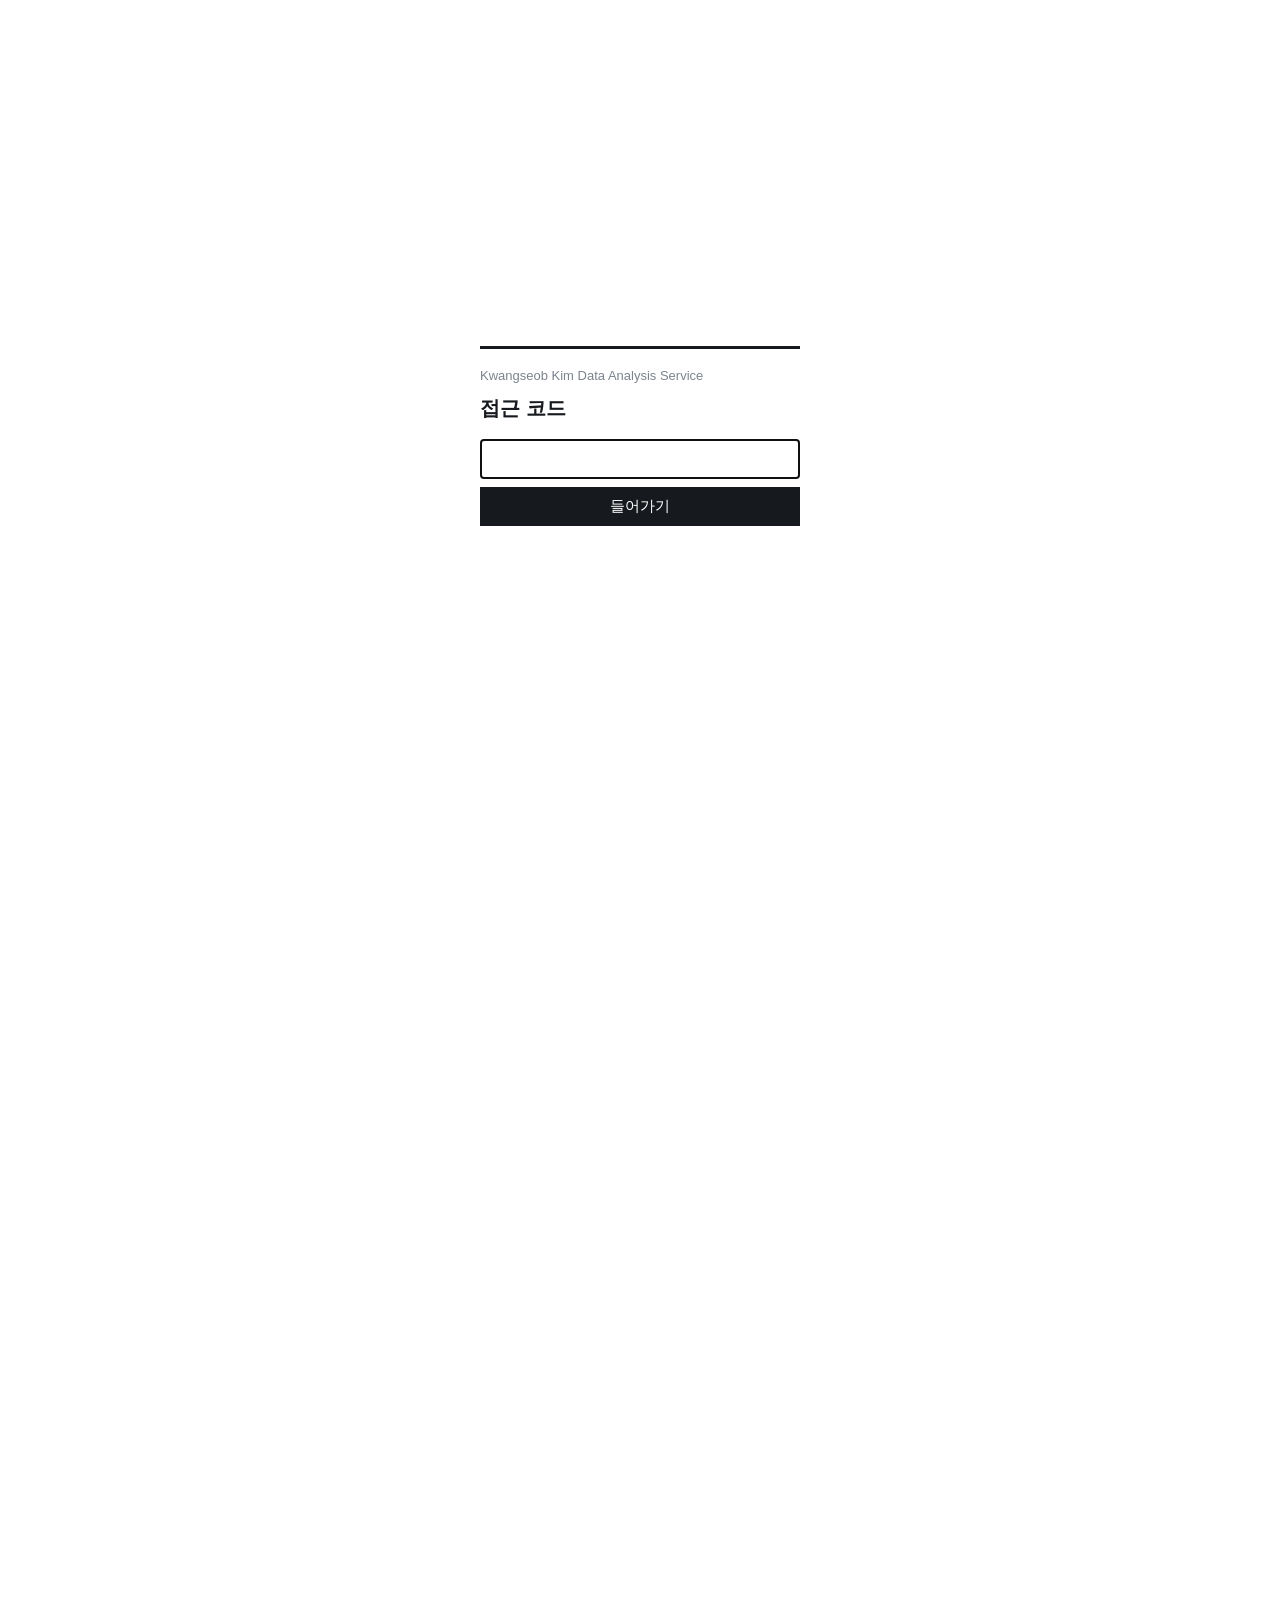
<file: guide-tool/template_reference.html>
<!DOCTYPE html>
<html lang="ko">
<head>
<meta name="robots" content="noindex, nofollow">
<script src="/assets/gate.js"></script>
<meta charset="UTF-8">
<meta name="viewport" content="width=device-width, initial-scale=1.0">
<title>DX 교수설계가이드 – JSON 템플릿 레퍼런스</title>
<style>
  :root {
    --blue:   #2563eb;
    --blue-l: #eff6ff;
    --blue-m: #bfdbfe;
    --green:  #059669;
    --green-l:#ecfdf5;
    --orange: #d97706;
    --orange-l:#fffbeb;
    --purple: #7c3aed;
    --purple-l:#f5f3ff;
    --red:    #dc2626;
    --red-l:  #fef2f2;
    --gray:   #6b7280;
    --gray-l: #f9fafb;
    --border: #e5e7eb;
    --text:   #111827;
    --mono:   'Courier New', Courier, monospace;
  }
  * { box-sizing: border-box; margin: 0; padding: 0; }
  body {
    font-family: 'Pretendard', 'Apple SD Gothic Neo', 'Noto Sans KR', sans-serif;
    background: #f1f5f9;
    color: var(--text);
    font-size: 14px;
    line-height: 1.7;
  }

  /* ── Cover ── */
  .cover {
    background: linear-gradient(135deg, #1e3a8a 0%, #2563eb 50%, #7c3aed 100%);
    color: #fff;
    padding: 60px 40px 50px;
    text-align: center;
  }
  .cover h1 { font-size: 28px; font-weight: 800; letter-spacing: -0.5px; margin-bottom: 8px; }
  .cover .sub { font-size: 15px; opacity: .85; margin-bottom: 24px; }
  .cover .badges { display: flex; gap: 10px; justify-content: center; flex-wrap: wrap; }
  .cover .badge {
    background: rgba(255,255,255,.18);
    border: 1px solid rgba(255,255,255,.35);
    padding: 4px 14px; border-radius: 20px; font-size: 12px; font-weight: 600;
  }

  /* ── TOC ── */
  .toc {
    background: #fff; max-width: 900px; margin: 24px auto; border-radius: 12px;
    padding: 28px 32px; box-shadow: 0 2px 8px rgba(0,0,0,.06);
  }
  .toc h2 { font-size: 16px; font-weight: 700; color: var(--blue); margin-bottom: 14px; border-bottom: 2px solid var(--blue-m); padding-bottom: 8px; }
  .toc-grid { display: grid; grid-template-columns: 1fr 1fr; gap: 4px 24px; }
  .toc-item { font-size: 13px; padding: 3px 0; }
  .toc-item a { color: var(--blue); text-decoration: none; }
  .toc-item a:hover { text-decoration: underline; }
  .toc-num { color: var(--gray); font-size: 11px; margin-right: 4px; font-family: var(--mono); }

  /* ── Page ── */
  .page {
    max-width: 900px; margin: 0 auto 24px; background: #fff;
    border-radius: 12px; box-shadow: 0 2px 8px rgba(0,0,0,.06); overflow: hidden;
  }
  .page-header {
    padding: 18px 28px 14px;
    border-bottom: 2px solid var(--border);
    display: flex; align-items: center; gap: 12px;
  }
  .page-header .icon { font-size: 22px; }
  .page-header h2 { font-size: 17px; font-weight: 700; }
  .page-header .tab-badge {
    margin-left: auto; font-size: 11px; font-weight: 700;
    background: var(--blue); color: #fff;
    padding: 3px 10px; border-radius: 20px;
  }
  .page-body { padding: 22px 28px; }

  /* ── Section ── */
  .sec { margin-bottom: 28px; }
  .sec-title {
    font-size: 13px; font-weight: 700; color: var(--blue);
    border-bottom: 2px solid var(--blue-m); padding-bottom: 6px; margin-bottom: 14px;
    display: flex; align-items: center; gap: 6px;
  }

  /* ── Field Row ── */
  .field-row {
    display: grid; grid-template-columns: 220px 1fr; gap: 0;
    border: 1px solid var(--border); border-radius: 8px;
    margin-bottom: 8px; overflow: hidden;
  }
  .field-row:hover { box-shadow: 0 0 0 2px var(--blue-m); }
  .field-label {
    background: var(--gray-l); padding: 10px 14px;
    border-right: 1px solid var(--border);
  }
  .field-label .label-ko { font-size: 13px; font-weight: 600; color: #374151; }
  .field-label .label-var {
    font-family: var(--mono); font-size: 11px; color: var(--purple);
    background: var(--purple-l); padding: 2px 6px; border-radius: 4px;
    display: inline-block; margin-top: 3px;
  }
  .field-value {
    padding: 10px 14px; background: #fff;
  }
  .field-value .val-type {
    font-size: 11px; font-weight: 700; color: var(--green);
    background: var(--green-l); padding: 1px 7px; border-radius: 10px;
    display: inline-block; margin-bottom: 4px;
  }
  .field-value .val-example {
    font-size: 12px; color: #374151;
  }
  .field-value .val-note {
    font-size: 11px; color: var(--gray); margin-top: 3px;
  }

  /* ── Array Block ── */
  .arr-block {
    border: 1.5px solid var(--orange); border-radius: 10px;
    overflow: hidden; margin-bottom: 14px;
  }
  .arr-header {
    background: var(--orange-l); padding: 9px 14px;
    display: flex; align-items: center; gap: 8px;
    border-bottom: 1px solid #fde68a;
  }
  .arr-header .arr-name {
    font-family: var(--mono); font-size: 12px; font-weight: 700; color: var(--orange);
  }
  .arr-header .arr-ko { font-size: 12px; color: #78350f; }
  .arr-header .arr-badge {
    margin-left: auto; font-size: 10px; font-weight: 700;
    background: var(--orange); color: #fff; padding: 2px 8px; border-radius: 10px;
  }
  .arr-body { padding: 14px; background: #fffdf7; }

  /* Array item fields */
  .arr-field {
    display: grid; grid-template-columns: 200px 1fr;
    border: 1px solid #fde68a; border-radius: 6px;
    margin-bottom: 6px; overflow: hidden;
  }
  .arr-field .af-label {
    background: #fef9ee; padding: 8px 12px;
    border-right: 1px solid #fde68a;
  }
  .af-label .af-ko { font-size: 12px; font-weight: 600; color: #374151; }
  .af-label .af-var {
    font-family: var(--mono); font-size: 10px; color: var(--orange);
    background: #fff7ed; padding: 1px 5px; border-radius: 3px;
    display: inline-block; margin-top: 2px;
  }
  .arr-field .af-value {
    padding: 8px 12px; background: #fff;
    font-size: 12px; color: #4b5563;
  }
  .af-value .af-type {
    font-size: 10px; font-weight: 700; color: var(--green);
    background: var(--green-l); padding: 1px 6px; border-radius: 8px;
    margin-right: 5px;
  }

  /* ── Nested ── */
  .nested-block {
    border: 1px solid var(--blue-m); border-radius: 8px;
    overflow: hidden; margin: 10px 0 6px;
  }
  .nested-header {
    background: var(--blue-l); padding: 7px 12px;
    font-size: 12px; font-weight: 700; color: var(--blue);
    border-bottom: 1px solid var(--blue-m);
    display: flex; align-items: center; gap: 6px;
  }
  .nested-body { padding: 10px 12px; background: #fff; }
  .nested-field {
    display: grid; grid-template-columns: 180px 1fr;
    border: 1px solid var(--border); border-radius: 5px;
    margin-bottom: 5px; overflow: hidden;
  }
  .nf-label {
    background: var(--gray-l); padding: 7px 10px;
    border-right: 1px solid var(--border);
  }
  .nf-label .nf-ko { font-size: 11.5px; font-weight: 600; color: #374151; }
  .nf-label .nf-var {
    font-family: var(--mono); font-size: 10px; color: var(--purple);
    background: var(--purple-l); padding: 1px 5px; border-radius: 3px;
    display: inline-block; margin-top: 2px;
  }
  .nf-value { padding: 7px 10px; font-size: 11.5px; color: #4b5563; }

  /* ── Weeks ── */
  .week-grid {
    display: grid; grid-template-columns: 42px 1fr 1fr 1fr 1fr 1fr;
    gap: 0; border: 1px solid var(--border); border-radius: 8px; overflow: hidden;
    font-size: 12px;
  }
  .wg-head {
    background: #1e3a8a; color: #fff; font-weight: 700;
    padding: 8px 6px; text-align: center; font-size: 11px;
  }
  .wg-cell {
    padding: 7px 8px; border-top: 1px solid var(--border);
    border-right: 1px solid var(--border); color: #374151;
  }
  .wg-cell:last-child { border-right: none; }
  .wg-num {
    background: var(--blue-l); text-align: center; font-weight: 700;
    color: var(--blue);
  }
  .wg-num.midterm { background: #fef3c7; color: #d97706; }
  .wg-num.final   { background: #fee2e2; color: var(--red); }
  .wg-var { font-family: var(--mono); font-size: 10px; color: var(--purple); display: block; margin-top: 3px; }

  /* ── JSON Preview ── */
  .json-block {
    background: #1e2535; color: #e2e8f0; border-radius: 10px;
    padding: 20px 22px; font-family: var(--mono); font-size: 12px;
    line-height: 1.8; overflow-x: auto; margin-bottom: 14px;
    position: relative;
  }
  .json-key   { color: #93c5fd; }
  .json-str   { color: #86efac; }
  .json-num   { color: #fbbf24; }
  .json-bool  { color: #f472b6; }
  .json-null  { color: #94a3b8; }
  .json-arr   { color: #fb923c; }
  .json-comment { color: #64748b; font-style: italic; }
  .copy-btn {
    position: absolute; top: 12px; right: 12px;
    background: rgba(255,255,255,.12); border: none; color: #cbd5e1;
    padding: 4px 12px; border-radius: 5px; font-size: 11px; cursor: pointer;
  }
  .copy-btn:hover { background: rgba(255,255,255,.22); }

  /* ── Smart Options ── */
  .smart-grid {
    display: grid; grid-template-columns: 1fr 1fr; gap: 10px; margin-bottom: 8px;
  }
  .smart-card {
    border-radius: 8px; padding: 12px 14px; border: 1.5px solid;
  }
  .smart-card .sc-letter { font-size: 20px; font-weight: 800; display: block; margin-bottom: 4px; }
  .smart-card .sc-name   { font-size: 12px; font-weight: 700; margin-bottom: 6px; }
  .smart-card .sc-items  { font-size: 11.5px; line-height: 1.7; }
  .sc-S { border-color: #2563eb; background: #eff6ff; color: #1e40af; }
  .sc-M { border-color: #059669; background: #ecfdf5; color: #065f46; }
  .sc-A { border-color: #d97706; background: #fffbeb; color: #78350f; }
  .sc-R { border-color: #7c3aed; background: #f5f3ff; color: #4c1d95; }
  .sc-T { border-color: #dc2626; background: #fef2f2; color: #7f1d1d; }

  /* ── Info box ── */
  .info-box {
    background: var(--blue-l); border: 1px solid var(--blue-m);
    border-left: 4px solid var(--blue); border-radius: 8px;
    padding: 12px 16px; margin-bottom: 16px; font-size: 13px; color: #1e3a8a;
  }
  .warn-box {
    background: #fffbeb; border: 1px solid #fde68a;
    border-left: 4px solid var(--orange); border-radius: 8px;
    padding: 12px 16px; margin-bottom: 16px; font-size: 13px; color: #78350f;
  }

  /* ── Footer ── */
  footer {
    max-width: 900px; margin: 0 auto 40px;
    text-align: center; color: var(--gray); font-size: 12px; padding: 16px;
  }

  @media (max-width: 600px) {
    .page-body { padding: 16px; }
    .field-row, .arr-field, .nested-field { grid-template-columns: 1fr; }
    .toc-grid { grid-template-columns: 1fr; }
    .smart-grid { grid-template-columns: 1fr; }
    .week-grid { grid-template-columns: 36px 1fr 1fr; }
    .week-grid .wg-cell:nth-child(n+4) { display: none; }
  }
</style>
</head>
<body>

<!-- ══════════════════════════════ COVER ══════════════════════════════ -->
<div class="cover">
  <h1>📋 DX 교수설계가이드 – JSON 템플릿 레퍼런스</h1>
  <p class="sub">모든 입력 필드의 변수명(key)과 예시값·타입을 정리한 공식 템플릿 문서</p>
  <div class="badges">
    <span class="badge">JSON v1.0</span>
    <span class="badge">Tab 0~6 전체 필드</span>
    <span class="badge">배열·중첩 구조 포함</span>
    <span class="badge">15주차 계획</span>
    <span class="badge">SMART 교육방법</span>
  </div>
</div>

<!-- ══════════════════════════════ TOC ══════════════════════════════ -->
<div class="toc">
  <h2>📑 목차</h2>
  <div class="toc-grid">
    <div class="toc-item"><span class="toc-num">01</span><a href="#s01">메타정보 (_meta)</a></div>
    <div class="toc-item"><span class="toc-num">07</span><a href="#s07">디지털 도구 배열 (digital_tools[])</a></div>
    <div class="toc-item"><span class="toc-num">02</span><a href="#s02">기본정보 – Tab 0</a></div>
    <div class="toc-item"><span class="toc-num">08</span><a href="#s08">주차별 계획 배열 (weeks[])</a></div>
    <div class="toc-item"><span class="toc-num">03</span><a href="#s03">교과목 개요 – Tab 1</a></div>
    <div class="toc-item"><span class="toc-num">09</span><a href="#s09">학습활동 운영 배열 (activity_guides[])</a></div>
    <div class="toc-item"><span class="toc-num">04</span><a href="#s04">수업 설계 – Tab 2 (단순 필드)</a></div>
    <div class="toc-item"><span class="toc-num">10</span><a href="#s10">평가 비율 – Tab 6</a></div>
    <div class="toc-item"><span class="toc-num">05</span><a href="#s05">SMART 교육방법 배열 (smart_methods[])</a></div>
    <div class="toc-item"><span class="toc-num">11</span><a href="#s11">부록 배열 (appendix_sections[])</a></div>
    <div class="toc-item"><span class="toc-num">06</span><a href="#s06">교육방법 가이드 배열 (method_guides[])</a></div>
    <div class="toc-item"><span class="toc-num">12</span><a href="#s12">전체 JSON 구조 미리보기</a></div>
  </div>
</div>

<!-- ══════════════════════════════ S01: _meta ══════════════════════════════ -->
<div class="page" id="s01">
  <div class="page-header">
    <span class="icon">🏷️</span>
    <h2>01. 메타정보 – <code>_meta</code></h2>
    <span class="tab-badge">JSON 전용 (UI 미표시)</span>
  </div>
  <div class="page-body">
    <div class="info-box">ℹ️ <strong>_meta</strong>는 JSON 파일 자체의 버전·생성일 등을 기록하는 메타 객체입니다. 툴에서 자동 생성되며 importJSON 시 무시됩니다.</div>
    <div class="field-row">
      <div class="field-label"><div class="label-ko">버전</div><code class="label-var">_meta.version</code></div>
      <div class="field-value"><span class="val-type">string</span><div class="val-example">"1.0"</div></div>
    </div>
    <div class="field-row">
      <div class="field-label"><div class="label-ko">설명</div><code class="label-var">_meta.description</code></div>
      <div class="field-value"><span class="val-type">string</span><div class="val-example">"DX 기반 교수설계가이드 – 저장 데이터"</div></div>
    </div>
    <div class="field-row">
      <div class="field-label"><div class="label-ko">저장 일시</div><code class="label-var">_meta.saved_at</code></div>
      <div class="field-value"><span class="val-type">string (ISO8601)</span><div class="val-example">"2025-03-01T09:00:00.000Z"</div><div class="val-note">exportJSON 시 자동 기록</div></div>
    </div>
    <div class="field-row">
      <div class="field-label"><div class="label-ko">생성 도구</div><code class="label-var">_meta.tool</code></div>
      <div class="field-value"><span class="val-type">string</span><div class="val-example">"DX 교수설계가이드 작성 도구"</div></div>
    </div>
  </div>
</div>

<!-- ══════════════════════════════ S02: Tab 0 기본정보 ══════════════════════════════ -->
<div class="page" id="s02">
  <div class="page-header">
    <span class="icon">📋</span>
    <h2>02. 기본정보</h2>
    <span class="tab-badge">Tab 0 – 기본정보</span>
  </div>
  <div class="page-body">
    <div class="sec">
      <div class="sec-title">📌 교과목 기본 정보</div>
      <div class="field-row">
        <div class="field-label"><div class="label-ko">교과목명 (한글)</div><code class="label-var">course_name</code></div>
        <div class="field-value"><span class="val-type">string</span><div class="val-example">예) AI 프로그래밍 기초</div></div>
      </div>
      <div class="field-row">
        <div class="field-label"><div class="label-ko">교과목명 (영문)</div><code class="label-var">course_name_en</code></div>
        <div class="field-value"><span class="val-type">string</span><div class="val-example">예) Fundamentals of AI Programming</div></div>
      </div>
      <div class="field-row">
        <div class="field-label"><div class="label-ko">발행일</div><code class="label-var">publish_date</code></div>
        <div class="field-value"><span class="val-type">string (date)</span><div class="val-example">"2025-03-01"</div><div class="val-note">YYYY-MM-DD 형식</div></div>
      </div>
      <div class="field-row">
        <div class="field-label"><div class="label-ko">학과명</div><code class="label-var">department</code></div>
        <div class="field-value"><span class="val-type">string</span><div class="val-example">예) AI소프트웨어학과</div></div>
      </div>
      <div class="field-row">
        <div class="field-label"><div class="label-ko">핵심 키워드</div><code class="label-var">keywords</code></div>
        <div class="field-value"><span class="val-type">string</span><div class="val-example">예) AI, Python, DX, 코딩</div></div>
      </div>
      <div class="field-row">
        <div class="field-label"><div class="label-ko">대상 학년</div><code class="label-var">year</code></div>
        <div class="field-value"><span class="val-type">string</span><div class="val-example">예) 1학년</div></div>
      </div>
      <div class="field-row">
        <div class="field-label"><div class="label-ko">학기</div><code class="label-var">semester</code></div>
        <div class="field-value"><span class="val-type">string</span><div class="val-example">예) 2025-1</div></div>
      </div>
      <div class="field-row">
        <!-- <div class="field-label"><div class="label-ko">담당교수</div><code class="label-var">professor_name</code></div> -->
        <div class="field-value"><span class="val-type">string</span><div class="val-example">예) 홍길동</div></div>
      </div>
      <div class="field-row">
        <div class="field-label"><div class="label-ko">주교재</div><code class="label-var">textbook</code></div>
        <div class="field-value"><span class="val-type">string</span><div class="val-example">예) Python 프로그래밍 기초 (저자, 출판사, 년도)</div></div>
      </div>
    </div>
    <div class="sec">
      <div class="sec-title">📚 교과목 명세</div>
      <div class="field-row">
        <div class="field-label"><div class="label-ko">이수구분</div><code class="label-var">course_type</code></div>
        <div class="field-value"><span class="val-type">string (select)</span><div class="val-example">"전공선택" | "전공필수" | "교양선택" | "교양필수"</div></div>
      </div>
      <div class="field-row">
        <div class="field-label"><div class="label-ko">학점</div><code class="label-var">credits</code></div>
        <div class="field-value"><span class="val-type">string (number)</span><div class="val-example">"3"</div></div>
      </div>
      <div class="field-row">
        <div class="field-label"><div class="label-ko">이론 시수</div><code class="label-var">theory_hours</code></div>
        <div class="field-value"><span class="val-type">string (number)</span><div class="val-example">"2"</div></div>
      </div>
      <div class="field-row">
        <div class="field-label"><div class="label-ko">실습 시수</div><code class="label-var">practice_hours</code></div>
        <div class="field-value"><span class="val-type">string (number)</span><div class="val-example">"1"</div></div>
      </div>
      <div class="field-row">
        <div class="field-label"><div class="label-ko">NCS 직무분류</div><code class="label-var">ncs_job</code></div>
        <div class="field-value"><span class="val-type">string</span><div class="val-example">예) 정보통신 &gt; 정보기술개발</div></div>
      </div>
      <div class="field-row">
        <div class="field-label"><div class="label-ko">핵심 역량</div><code class="label-var">core_competency</code></div>
        <div class="field-value"><span class="val-type">string</span><div class="val-example">예) 문제해결력, 디지털 리터러시</div></div>
      </div>
    </div>
  </div>
</div>

<!-- ══════════════════════════════ S03: Tab 1 교과목 개요 ══════════════════════════════ -->
<div class="page" id="s03">
  <div class="page-header">
    <span class="icon">🎯</span>
    <h2>03. 교과목 개요</h2>
    <span class="tab-badge">Tab 1 – 교과목 개요</span>
  </div>
  <div class="page-body">
    <div class="field-row">
      <div class="field-label"><div class="label-ko">교과목 특성 설명</div><code class="label-var">course_description</code></div>
      <div class="field-value"><span class="val-type">string (textarea)</span><div class="val-example">예) 본 교과목은 AI 기반 프로그래밍 역량을 DX 맥락에서 함양하는 것을 목표로 한다...</div><div class="val-note">HTML 허용</div></div>
    </div>
    <div class="field-row">
      <div class="field-label"><div class="label-ko">선수 과목</div><code class="label-var">prerequisite</code></div>
      <div class="field-value"><span class="val-type">string</span><div class="val-example">예) 컴퓨터 기초, 수학 기초</div></div>
    </div>
    <div class="field-row">
      <div class="field-label"><div class="label-ko">후속 연계 과목</div><code class="label-var">follow_up</code></div>
      <div class="field-value"><span class="val-type">string</span><div class="val-example">예) 머신러닝 심화, 딥러닝 실습</div></div>
    </div>

    <div class="arr-block">
      <div class="arr-header">
        <span class="arr-name">learning_goals</span>
        <span class="arr-ko">학습목표 목록</span>
        <span class="arr-badge">string[]</span>
      </div>
      <div class="arr-body">
        <div class="info-box" style="margin-bottom:10px">각 항목은 단순 문자열입니다. 내부적으로 <code>val</code> 필드로 수집됩니다.</div>
        <div class="arr-field">
          <div class="af-label"><div class="af-ko">학습목표 항목</div><code class="af-var">learning_goals[i]</code></div>
          <div class="af-value"><span class="af-type">string</span>예) 파이썬 기초 문법을 활용하여 AI 프로그램을 작성할 수 있다.</div>
        </div>
      </div>
    </div>
  </div>
</div>

<!-- ══════════════════════════════ S04: Tab 2 수업설계 단순필드 ══════════════════════════════ -->
<div class="page" id="s04">
  <div class="page-header">
    <span class="icon">🧠</span>
    <h2>04. 수업 설계 – 단순 필드</h2>
    <span class="tab-badge">Tab 2 – 수업 설계</span>
  </div>
  <div class="page-body">
    <div class="field-row">
      <div class="field-label"><div class="label-ko">교육방법 통합 운영 요약</div><code class="label-var">integration_summary</code></div>
      <div class="field-value"><span class="val-type">string (textarea)</span><div class="val-example">예) 본 교과목은 플립드러닝 + PBL 혼합 방식으로 운영하며...</div><div class="val-note">HTML 허용</div></div>
    </div>
    <div class="warn-box">⚠️ SMART 교육방법(<code>smart_methods[]</code>)과 교육방법 가이드(<code>method_guides[]</code>)는 아래 섹션 05, 06에서 별도 배열로 설명합니다.</div>
  </div>
</div>

<!-- ══════════════════════════════ S05: smart_methods[] ══════════════════════════════ -->
<div class="page" id="s05">
  <div class="page-header">
    <span class="icon">⭐</span>
    <h2>05. SMART 교육방법 배열</h2>
    <span class="tab-badge">smart_methods[]</span>
  </div>
  <div class="page-body">
    <div class="info-box">ℹ️ <code>method_name</code>은 아래 SMART 분류 중 하나를 선택합니다. 툴에서는 드롭다운으로 제공됩니다.</div>

    <div class="smart-grid">
      <div class="smart-card sc-S">
        <span class="sc-letter">S</span>
        <div class="sc-name">Sync (동기화 학습)</div>
        <div class="sc-items">블렌디드러닝 · 플립드러닝 · 소셜러닝</div>
      </div>
      <div class="smart-card sc-M">
        <span class="sc-letter">M</span>
        <div class="sc-name">Mirroring (현장 반영)</div>
        <div class="sc-items">캡스톤디자인 · 산업체협업교육 · 사례기반학습 · 현장학습</div>
      </div>
      <div class="smart-card sc-A">
        <span class="sc-letter">A</span>
        <div class="sc-name">Affiliation (협업)</div>
        <div class="sc-items">협동학습 · 팀기반학습(TBL) · 하브루타학습 · 토론학습</div>
      </div>
      <div class="smart-card sc-R">
        <span class="sc-letter">R</span>
        <div class="sc-name">Reinforcement (강화)</div>
        <div class="sc-items">문제중심학습(PBL) · 자기주도학습 · 실천학습(액션러닝) · 게임기반학습 · 포트폴리오</div>
      </div>
      <div class="smart-card sc-T" style="grid-column:1/-1">
        <span class="sc-letter">T</span>
        <div class="sc-name">Tied-up (융합)</div>
        <div class="sc-items">팀티칭 · 시뮬레이션기반학습(VR) · 융합교육</div>
      </div>
    </div>

    <div class="arr-block">
      <div class="arr-header">
        <span class="arr-name">smart_methods</span>
        <span class="arr-ko">SMART 교육방법 목록</span>
        <span class="arr-badge">object[]</span>
      </div>
      <div class="arr-body">
        <div class="arr-field">
          <div class="af-label"><div class="af-ko">교육방법명</div><code class="af-var">method_name</code></div>
          <div class="af-value"><span class="af-type">string (select)</span>SMART 분류 값 중 선택 — 예) "플립드러닝"</div>
        </div>
        <div class="arr-field">
          <div class="af-label"><div class="af-ko">구체적 실행 전략</div><code class="af-var">description</code></div>
          <div class="af-value"><span class="af-type">string (textarea)</span>예) 수업 전 영상 강의 시청 → 수업 중 실습·토론 심화<br><span style="color:#6b7280;font-size:11px">HTML 허용</span></div>
        </div>
        <div class="arr-field">
          <div class="af-label"><div class="af-ko">활용 도구 및 시기</div><code class="af-var">tools</code></div>
          <div class="af-value"><span class="af-type">string</span>예) Replit, LMS – 1~7주차</div>
        </div>
      </div>
    </div>
  </div>
</div>

<!-- ══════════════════════════════ S06: method_guides[] ══════════════════════════════ -->
<div class="page" id="s06">
  <div class="page-header">
    <span class="icon">📖</span>
    <h2>06. 교육방법 가이드 배열 (중첩 구조)</h2>
    <span class="tab-badge">method_guides[]</span>
  </div>
  <div class="page-body">
    <div class="arr-block">
      <div class="arr-header">
        <span class="arr-name">method_guides</span>
        <span class="arr-ko">교육방법 상세 가이드</span>
        <span class="arr-badge">object[] (중첩)</span>
      </div>
      <div class="arr-body">
        <div class="arr-field">
          <div class="af-label"><div class="af-ko">교육방법명</div><code class="af-var">method_name</code></div>
          <div class="af-value"><span class="af-type">string (select)</span>SMART 분류 값 중 선택</div>
        </div>
        <div class="arr-field">
          <div class="af-label"><div class="af-ko">개요</div><code class="af-var">overview</code></div>
          <div class="af-value"><span class="af-type">string (textarea)</span>예) 역전 학습 모델, 수업 전 영상·수업 중 적용<br><span style="color:#6b7280;font-size:11px">HTML 허용</span></div>
        </div>
        <div class="arr-field">
          <div class="af-label"><div class="af-ko">적용 사례</div><code class="af-var">examples</code></div>
          <div class="af-value"><span class="af-type">string (textarea)</span>예) 1~7주차 파이썬 기초 수업에 적용<br><span style="color:#6b7280;font-size:11px">HTML 허용</span></div>
        </div>

        <!-- 중첩: operation_steps -->
        <div class="nested-block">
          <div class="nested-header">📋 운영 단계 배열 — <code>operation_steps[]</code></div>
          <div class="nested-body">
            <div class="nested-field">
              <div class="nf-label"><div class="nf-ko">단계명</div><code class="nf-var">step_name</code></div>
              <div class="nf-value">예) 도입 / 사전학습 / 실습 / 정리</div>
            </div>
            <div class="nested-field">
              <div class="nf-label"><div class="nf-ko">활동 내용</div><code class="nf-var">activities</code></div>
              <div class="nf-value">예) 사전학습 퀴즈 확인, 오개념 수정</div>
            </div>
            <div class="nested-field">
              <div class="nf-label"><div class="nf-ko">교수자 역할</div><code class="nf-var">instructor_role</code></div>
              <div class="nf-value">예) 피드백 제공, 순회 지도</div>
            </div>
            <div class="nested-field">
              <div class="nf-label"><div class="nf-ko">디지털 도구</div><code class="nf-var">tools</code></div>
              <div class="nf-value">예) Slido, LMS, Google Colab</div>
            </div>
          </div>
        </div>

        <!-- 중첩: support_framework -->
        <div class="nested-block">
          <div class="nested-header">🛠️ 지원 체계 배열 — <code>support_framework[]</code></div>
          <div class="nested-body">
            <div class="nested-field">
              <div class="nf-label"><div class="nf-ko">지원 요소</div><code class="nf-var">element</code></div>
              <div class="nf-value">예) 테크놀로지 지원 / 학습 격차 지원</div>
            </div>
            <div class="nested-field">
              <div class="nf-label"><div class="nf-ko">구체적 적용 방법</div><code class="nf-var">methods</code></div>
              <div class="nf-value">예) 클라우드 환경 제공, 보충 자료 LMS 탑재</div>
            </div>
            <div class="nested-field">
              <div class="nf-label"><div class="nf-ko">디지털 도구</div><code class="nf-var">tools</code></div>
              <div class="nf-value">예) Google Colab, Zoom</div>
            </div>
          </div>
        </div>
      </div>
    </div>
  </div>
</div>

<!-- ══════════════════════════════ S07: digital_tools[] ══════════════════════════════ -->
<div class="page" id="s07">
  <div class="page-header">
    <span class="icon">🔧</span>
    <h2>07. 디지털 도구 배열</h2>
    <span class="tab-badge">Tab 3 – 디지털 도구</span>
  </div>
  <div class="page-body">
    <div class="arr-block">
      <div class="arr-header">
        <span class="arr-name">digital_tools</span>
        <span class="arr-ko">필수 디지털 도구 목록</span>
        <span class="arr-badge">object[]</span>
      </div>
      <div class="arr-body">
        <div class="arr-field">
          <div class="af-label"><div class="af-ko">카테고리</div><code class="af-var">category</code></div>
          <div class="af-value"><span class="af-type">string</span>예) 실습 환경 / 협업 도구 / LMS</div>
        </div>
        <div class="arr-field">
          <div class="af-label"><div class="af-ko">카드 테두리 색상</div><code class="af-var">color</code></div>
          <div class="af-value"><span class="af-type">string (hex color)</span>예) "#0066cc" — 미리보기 카드 테두리 색상</div>
        </div>
        <div class="arr-field">
          <div class="af-label"><div class="af-ko">도구명</div><code class="af-var">name</code></div>
          <div class="af-value"><span class="af-type">string</span>예) Google Colab, Replit, GitHub</div>
        </div>
        <div class="arr-field">
          <div class="af-label"><div class="af-ko">특징</div><code class="af-var">description</code></div>
          <div class="af-value"><span class="af-type">string</span>예) 클라우드 기반 파이썬 개발 환경, 무료 GPU 제공</div>
        </div>
        <div class="arr-field">
          <div class="af-label"><div class="af-ko">활용법</div><code class="af-var">usage</code></div>
          <div class="af-value"><span class="af-type">string (textarea)</span>예) &lt;ul&gt;&lt;li&gt;팀원과 실시간 공동 코딩&lt;/li&gt;&lt;/ul&gt;<br><span style="color:#6b7280;font-size:11px">HTML 허용</span></div>
        </div>
      </div>
    </div>
  </div>
</div>

<!-- ══════════════════════════════ S08: weeks[] ══════════════════════════════ -->
<div class="page" id="s08">
  <div class="page-header">
    <span class="icon">📅</span>
    <h2>08. 주차별 계획 배열</h2>
    <span class="tab-badge">Tab 4 – 주차별 계획</span>
  </div>
  <div class="page-body">
    <div class="info-box">ℹ️ <code>weeks</code>는 15개 고정 객체 배열입니다. <code>weekNum</code>은 1~15이며, UI에서는 각 주차가 아코디언으로 표시됩니다.<br>JSON에서 직접 수정하거나, UI Tab4에서 아코디언을 열어 입력합니다.</div>

    <div class="arr-block">
      <div class="arr-header">
        <span class="arr-name">weeks</span>
        <span class="arr-ko">주차별 수업 운영 계획</span>
        <span class="arr-badge">object[15] 고정</span>
      </div>
      <div class="arr-body">
        <div class="arr-field">
          <div class="af-label"><div class="af-ko">주차 번호</div><code class="af-var">weekNum</code></div>
          <div class="af-value"><span class="af-type">number</span>1 ~ 15 (고정값, 변경 불필요)</div>
        </div>
        <div class="arr-field">
          <div class="af-label"><div class="af-ko">주차 주제</div><code class="af-var">topic</code><br><code class="af-var" style="font-size:9.5px">→ week_N_topic</code></div>
          <div class="af-value"><span class="af-type">string</span>예) 파이썬 기초 – 변수·자료형·연산자<br><span style="color:#6b7280;font-size:11px">UI 내부 키: week_1_topic … week_15_topic</span></div>
        </div>
        <div class="arr-field">
          <div class="af-label"><div class="af-ko">학습목표</div><code class="af-var">goal</code><br><code class="af-var" style="font-size:9.5px">→ week_N_goal</code></div>
          <div class="af-value"><span class="af-type">string</span>예) 기본 자료형과 연산자를 코드로 표현할 수 있다</div>
        </div>
        <div class="arr-field">
          <div class="af-label"><div class="af-ko">학습 내용</div><code class="af-var">content</code><br><code class="af-var" style="font-size:9.5px">→ week_N_content</code></div>
          <div class="af-value"><span class="af-type">string</span>예) int·float·str·bool, 입출력 함수, 기초 연산자 실습</div>
        </div>
        <div class="arr-field">
          <div class="af-label"><div class="af-ko">활용 도구</div><code class="af-var">tools</code><br><code class="af-var" style="font-size:9.5px">→ week_N_tools</code></div>
          <div class="af-value"><span class="af-type">string</span>예) Google Colab, Replit</div>
        </div>
        <div class="arr-field">
          <div class="af-label"><div class="af-ko">평가방법</div><code class="af-var">assessment</code><br><code class="af-var" style="font-size:9.5px">→ week_N_assessment</code></div>
          <div class="af-value"><span class="af-type">string</span>예) 실습 과제 #2 / 중간고사 (30점)</div>
        </div>
        <div class="arr-field">
          <div class="af-label"><div class="af-ko">중간고사 여부</div><code class="af-var">is_midterm</code></div>
          <div class="af-value"><span class="af-type">boolean</span>8주차만 <code>true</code> — 자동 설정</div>
        </div>
        <div class="arr-field">
          <div class="af-label"><div class="af-ko">기말고사 여부</div><code class="af-var">is_final</code></div>
          <div class="af-value"><span class="af-type">boolean</span>15주차만 <code>true</code> — 자동 설정</div>
        </div>
      </div>
    </div>

    <!-- 주차 키 조견표 -->
    <div style="font-size:12px;font-weight:700;color:#1e3a8a;margin:16px 0 8px">📊 주차별 UI 키 조견표 (week_N_field)</div>
    <div class="week-grid">
      <div class="wg-head">주차</div>
      <div class="wg-head">topic</div>
      <div class="wg-head">goal</div>
      <div class="wg-head">content</div>
      <div class="wg-head">tools</div>
      <div class="wg-head">assessment</div>
      <!-- rows 1-15 -->
      <script>
        const labels = ['강의 소개·환경 구축','파이썬 기초','제어 구조','함수·모듈','자료구조','파일 I/O','NumPy·Pandas','중간고사','데이터 시각화','머신러닝 기초','분류 알고리즘','딥러닝 입문','NLP 기초','팀 프로젝트 준비','기말고사·발표'];
        for(let i=1;i<=15;i++){
          const cls = i===8?'midterm':i===15?'final':'';
          document.write(`
            <div class="wg-cell wg-num ${cls}">${i}주<br><span class="wg-var">[${i}]</span></div>
            <div class="wg-cell"><code>week_${i}_topic</code></div>
            <div class="wg-cell"><code>week_${i}_goal</code></div>
            <div class="wg-cell"><code>week_${i}_content</code></div>
            <div class="wg-cell"><code>week_${i}_tools</code></div>
            <div class="wg-cell"><code>week_${i}_assessment</code></div>
          `);
        }
      </script>
    </div>
  </div>
</div>

<!-- ══════════════════════════════ S09: activity_guides[] ══════════════════════════════ -->
<div class="page" id="s09">
  <div class="page-header">
    <span class="icon">🎭</span>
    <h2>09. 학습활동 운영 배열</h2>
    <span class="tab-badge">Tab 5 – 학습활동</span>
  </div>
  <div class="page-body">
    <div class="arr-block">
      <div class="arr-header">
        <span class="arr-name">activity_guides</span>
        <span class="arr-ko">학습활동 운영 방법 목록</span>
        <span class="arr-badge">object[]</span>
      </div>
      <div class="arr-body">
        <div class="arr-field">
          <div class="af-label"><div class="af-ko">교육방법명</div><code class="af-var">method_name</code></div>
          <div class="af-value"><span class="af-type">string (select)</span>SMART 분류 값 중 선택</div>
        </div>
        <div class="arr-field">
          <div class="af-label"><div class="af-ko">단계</div><code class="af-var">step</code></div>
          <div class="af-value"><span class="af-type">string</span>예) 팀 실습 활동 / 사전학습 단계</div>
        </div>
        <div class="arr-field">
          <div class="af-label"><div class="af-ko">활동 내용</div><code class="af-var">content</code></div>
          <div class="af-value"><span class="af-type">string (textarea)</span>HTML 허용 — 예) &lt;ul&gt;&lt;li&gt;데이터셋 탐색&lt;/li&gt;&lt;/ul&gt;</div>
        </div>
        <div class="arr-field">
          <div class="af-label"><div class="af-ko">활용 도구</div><code class="af-var">tools</code></div>
          <div class="af-value"><span class="af-type">string</span>예) Google Colab, GitHub</div>
        </div>
        <div class="arr-field">
          <div class="af-label"><div class="af-ko">주차별 적용</div><code class="af-var">weekly_tasks</code></div>
          <div class="af-value"><span class="af-type">string (textarea)</span>HTML 허용 — 예) &lt;ul&gt;&lt;li&gt;3주: 변수 실습&lt;/li&gt;&lt;/ul&gt;</div>
        </div>
        <div class="arr-field">
          <div class="af-label"><div class="af-ko">학습 지원</div><code class="af-var">support_items</code></div>
          <div class="af-value"><span class="af-type">string (textarea)</span>HTML 허용 — 예) 코딩 오류 해결 가이드 제공</div>
        </div>
        <div class="arr-field">
          <div class="af-label"><div class="af-ko">추가 정보</div><code class="af-var">additional_info</code></div>
          <div class="af-value"><span class="af-type">string (textarea)</span>HTML 허용 — 예) GitHub Repository 생성 필수</div>
        </div>
      </div>
    </div>

    <div class="sec" style="margin-top:20px">
      <div class="sec-title">🤝 AI 협업 가이드 단순 필드</div>
      <div class="field-row">
        <div class="field-label"><div class="label-ko">AI 활용 협업 가이드</div><code class="label-var">collaboration_guide</code></div>
        <div class="field-value"><span class="val-type">string (textarea)</span><div class="val-example">예) AI 도구는 보조 수단으로 활용하며 최종 코드는 학습자가 직접 수정...</div><div class="val-note">HTML 허용</div></div>
      </div>
      <div class="field-row">
        <div class="field-label"><div class="label-ko">AI 윤리 가이드라인</div><code class="label-var">ethics_warning</code></div>
        <div class="field-value"><span class="val-type">string (textarea)</span><div class="val-example">예) AI 생성 코드의 저작권, 편향성, 개인정보 침해 문제 인식...</div><div class="val-note">HTML 허용</div></div>
      </div>
    </div>
  </div>
</div>

<!-- ══════════════════════════════ S10: 평가 비율 ══════════════════════════════ -->
<div class="page" id="s10">
  <div class="page-header">
    <span class="icon">📊</span>
    <h2>10. 평가 비율 및 평가 정보</h2>
    <span class="tab-badge">Tab 6 – 평가 설계</span>
  </div>
  <div class="page-body">
    <div class="warn-box">⚠️ 네 항목의 합계가 반드시 100이어야 합니다. 값은 숫자형 문자열로 저장됩니다.</div>

    <div class="sec">
      <div class="sec-title">📌 출석</div>
      <div class="field-row">
        <div class="field-label"><div class="label-ko">출석 비율 (%)</div><code class="label-var">attendance_rate</code></div>
        <div class="field-value"><span class="val-type">string (number)</span><div class="val-example">"15" — 0~100 정수</div></div>
      </div>
      <div class="field-row">
        <div class="field-label"><div class="label-ko">출석 평가 도구</div><code class="label-var">attendance_tool</code></div>
        <div class="field-value"><span class="val-type">string</span><div class="val-example">예) LMS 출결 관리 시스템</div></div>
      </div>
      <div class="field-row">
        <div class="field-label"><div class="label-ko">출석 평가 내용</div><code class="label-var">attendance_description</code></div>
        <div class="field-value"><span class="val-type">string</span><div class="val-example">예) 매 수업 출결 확인, 3회 이상 결석 시 F 처리</div></div>
      </div>
    </div>
    <div class="sec">
      <div class="sec-title">📌 중간고사</div>
      <div class="field-row">
        <div class="field-label"><div class="label-ko">중간고사 비율 (%)</div><code class="label-var">midterm_rate</code></div>
        <div class="field-value"><span class="val-type">string (number)</span><div class="val-example">"30"</div></div>
      </div>
      <div class="field-row">
        <div class="field-label"><div class="label-ko">중간 평가 도구</div><code class="label-var">midterm_tool</code></div>
        <div class="field-value"><span class="val-type">string</span><div class="val-example">예) LMS 시험 플랫폼</div></div>
      </div>
      <div class="field-row">
        <div class="field-label"><div class="label-ko">중간 평가 내용</div><code class="label-var">midterm_description</code></div>
        <div class="field-value"><span class="val-type">string</span><div class="val-example">예) 8주차 온라인 실기 + 이론</div></div>
      </div>
    </div>
    <div class="sec">
      <div class="sec-title">📌 기말고사</div>
      <div class="field-row">
        <div class="field-label"><div class="label-ko">기말고사 비율 (%)</div><code class="label-var">final_rate</code></div>
        <div class="field-value"><span class="val-type">string (number)</span><div class="val-example">"30"</div></div>
      </div>
      <div class="field-row">
        <div class="field-label"><div class="label-ko">기말 평가 도구</div><code class="label-var">final_tool</code></div>
        <div class="field-value"><span class="val-type">string</span><div class="val-example">예) LMS 시험 플랫폼</div></div>
      </div>
      <div class="field-row">
        <div class="field-label"><div class="label-ko">기말 평가 내용</div><code class="label-var">final_description</code></div>
        <div class="field-value"><span class="val-type">string</span><div class="val-example">예) 프로젝트 발표 + 코드 제출</div></div>
      </div>
    </div>
    <div class="sec">
      <div class="sec-title">📌 과제 / 프로젝트</div>
      <div class="field-row">
        <div class="field-label"><div class="label-ko">과제 비율 (%)</div><code class="label-var">assignment_rate</code></div>
        <div class="field-value"><span class="val-type">string (number)</span><div class="val-example">"25"</div></div>
      </div>
      <div class="field-row">
        <div class="field-label"><div class="label-ko">과제 평가 도구</div><code class="label-var">assignment_tool</code></div>
        <div class="field-value"><span class="val-type">string</span><div class="val-example">예) GitHub, LMS 과제 제출</div></div>
      </div>
      <div class="field-row">
        <div class="field-label"><div class="label-ko">과제 평가 내용</div><code class="label-var">assignment_description</code></div>
        <div class="field-value"><span class="val-type">string</span><div class="val-example">예) 주차별 실습 과제 및 프로젝트 산출물</div></div>
      </div>
    </div>
  </div>
</div>

<!-- ══════════════════════════════ S11: appendix_sections[] ══════════════════════════════ -->
<div class="page" id="s11">
  <div class="page-header">
    <span class="icon">📎</span>
    <h2>11. 부록 배열</h2>
    <span class="tab-badge">Tab 6 – 평가 설계 하단</span>
  </div>
  <div class="page-body">
    <div class="arr-block">
      <div class="arr-header">
        <span class="arr-name">appendix_sections</span>
        <span class="arr-ko">참고자료 및 부록 목록</span>
        <span class="arr-badge">object[]</span>
      </div>
      <div class="arr-body">
        <div class="arr-field">
          <div class="af-label"><div class="af-ko">섹션 제목</div><code class="af-var">section_title</code></div>
          <div class="af-value"><span class="af-type">string</span>예) 참고문헌 / 활용 도구 목록 / 평가 루브릭</div>
        </div>
        <div class="arr-field">
          <div class="af-label"><div class="af-ko">섹션 내용</div><code class="af-var">section_content</code></div>
          <div class="af-value"><span class="af-type">string (textarea)</span>HTML 허용 — &lt;ul&gt;, &lt;table&gt;, &lt;ol&gt; 등 마크업 사용 가능</div>
        </div>
      </div>
    </div>
  </div>
</div>

<!-- ══════════════════════════════ S12: JSON 전체 구조 미리보기 ══════════════════════════════ -->
<div class="page" id="s12">
  <div class="page-header">
    <span class="icon">🗂️</span>
    <h2>12. 전체 JSON 구조 미리보기</h2>
    <span class="tab-badge">Schema Overview</span>
  </div>
  <div class="page-body">
    <div class="json-block" id="schema-block">
      <button class="copy-btn" onclick="copySchema()">📋 복사</button>
<span class="json-comment">// DX 교수설계가이드 – JSON 전체 스키마</span>
{
  <span class="json-key">"_meta"</span>: {
    <span class="json-key">"version"</span>:     <span class="json-str">"1.0"</span>,
    <span class="json-key">"description"</span>: <span class="json-str">"DX 기반 교수설계가이드 – 저장 데이터"</span>,
    <span class="json-key">"saved_at"</span>:    <span class="json-str">"2025-03-01T09:00:00.000Z"</span>,
    <span class="json-key">"tool"</span>:        <span class="json-str">"DX 교수설계가이드 작성 도구"</span>
  },

  <span class="json-comment">// ── Tab 0: 기본정보 ─────────────────────────</span>
  <span class="json-key">"course_name"</span>:      <span class="json-str">"AI 프로그래밍 기초"</span>,
  <span class="json-key">"course_name_en"</span>:   <span class="json-str">"Fundamentals of AI Programming"</span>,
  <span class="json-key">"publish_date"</span>:     <span class="json-str">"2025-03-01"</span>,
  <span class="json-key">"department"</span>:       <span class="json-str">"AI소프트웨어학과"</span>,
  <span class="json-key">"keywords"</span>:         <span class="json-str">"AI, Python, DX, 코딩"</span>,
  <span class="json-key">"year"</span>:             <span class="json-str">"1학년"</span>,
  <span class="json-key">"semester"</span>:         <span class="json-str">"2025-1"</span>,
  <!-- <span class="json-key">"professor_name"</span>:   <span class="json-str">"홍길동"</span>, -->
  <span class="json-key">"textbook"</span>:         <span class="json-str">"Python 프로그래밍 기초"</span>,
  <span class="json-key">"course_type"</span>:      <span class="json-str">"전공필수"</span>,
  <span class="json-key">"credits"</span>:          <span class="json-str">"3"</span>,
  <span class="json-key">"theory_hours"</span>:     <span class="json-str">"2"</span>,
  <span class="json-key">"practice_hours"</span>:   <span class="json-str">"1"</span>,
  <span class="json-key">"ncs_job"</span>:           <span class="json-str">"정보통신 &gt; 정보기술개발"</span>,
  <span class="json-key">"core_competency"</span>:  <span class="json-str">"문제해결력, 디지털 리터러시"</span>,

  <span class="json-comment">// ── Tab 1: 교과목 개요 ─────────────────────</span>
  <span class="json-key">"course_description"</span>: <span class="json-str">"본 교과목은..."</span>,
  <span class="json-key">"prerequisite"</span>:       <span class="json-str">"컴퓨터 기초"</span>,
  <span class="json-key">"follow_up"</span>:          <span class="json-str">"머신러닝 심화"</span>,
  <span class="json-key">"learning_goals"</span>: <span class="json-arr">[</span>
    <span class="json-str">"파이썬 기초 문법을 활용하여 AI 프로그램을 작성할 수 있다."</span>,
    <span class="json-str">"머신러닝 알고리즘을 이해하고 데이터에 적용할 수 있다."</span>
  <span class="json-arr">]</span>,

  <span class="json-comment">// ── Tab 2: 수업 설계 ───────────────────────</span>
  <span class="json-key">"integration_summary"</span>: <span class="json-str">"플립드러닝 + PBL 혼합 운영..."</span>,
  <span class="json-key">"smart_methods"</span>: <span class="json-arr">[</span>
    {
      <span class="json-key">"method_name"</span>:  <span class="json-str">"플립드러닝"</span>,
      <span class="json-key">"description"</span>: <span class="json-str">"수업 전 영상 시청 → 수업 중 실습..."</span>,
      <span class="json-key">"tools"</span>:       <span class="json-str">"LMS, Replit – 1~7주차"</span>
    }
  <span class="json-arr">]</span>,
  <span class="json-key">"method_guides"</span>: <span class="json-arr">[</span>
    {
      <span class="json-key">"method_name"</span>: <span class="json-str">"플립드러닝"</span>,
      <span class="json-key">"overview"</span>:    <span class="json-str">"역전 학습 모델..."</span>,
      <span class="json-key">"examples"</span>:   <span class="json-str">"1~7주차 적용..."</span>,
      <span class="json-key">"operation_steps"</span>: <span class="json-arr">[</span>
        {
          <span class="json-key">"step_name"</span>:       <span class="json-str">"도입 (10분)"</span>,
          <span class="json-key">"activities"</span>:     <span class="json-str">"퀴즈 결과 공유"</span>,
          <span class="json-key">"instructor_role"</span>: <span class="json-str">"피드백 제공"</span>,
          <span class="json-key">"tools"</span>:          <span class="json-str">"Slido"</span>
        }
      <span class="json-arr">]</span>,
      <span class="json-key">"support_framework"</span>: <span class="json-arr">[</span>
        {
          <span class="json-key">"element"</span>: <span class="json-str">"테크놀로지 지원"</span>,
          <span class="json-key">"methods"</span>: <span class="json-str">"클라우드 환경 제공"</span>,
          <span class="json-key">"tools"</span>:   <span class="json-str">"Google Colab"</span>
        }
      <span class="json-arr">]</span>
    }
  <span class="json-arr">]</span>,

  <span class="json-comment">// ── Tab 3: 디지털 도구 ─────────────────────</span>
  <span class="json-key">"digital_tools"</span>: <span class="json-arr">[</span>
    {
      <span class="json-key">"category"</span>:    <span class="json-str">"실습 환경"</span>,
      <span class="json-key">"color"</span>:       <span class="json-str">"#0066cc"</span>,
      <span class="json-key">"name"</span>:        <span class="json-str">"Google Colab"</span>,
      <span class="json-key">"description"</span>: <span class="json-str">"클라우드 파이썬 환경"</span>,
      <span class="json-key">"usage"</span>:       <span class="json-str">"&lt;ul&gt;&lt;li&gt;노트북 형태 코딩&lt;/li&gt;&lt;/ul&gt;"</span>
    }
  <span class="json-arr">]</span>,

  <span class="json-comment">// ── Tab 4: 주차별 계획 ─────────────────────</span>
  <span class="json-key">"weeks"</span>: <span class="json-arr">[</span>
    {
      <span class="json-key">"weekNum"</span>:    <span class="json-num">1</span>,
      <span class="json-key">"topic"</span>:      <span class="json-str">"강의 소개 및 환경 구축"</span>,
      <span class="json-key">"goal"</span>:       <span class="json-str">"개발 환경 설치 및 첫 파이썬 코드 실행"</span>,
      <span class="json-key">"content"</span>:    <span class="json-str">"Google Colab·Replit 환경 설정, Hello World"</span>,
      <span class="json-key">"tools"</span>:      <span class="json-str">"Google Colab, Replit"</span>,
      <span class="json-key">"assessment"</span>: <span class="json-str">"환경 설정 확인 퀴즈"</span>,
      <span class="json-key">"is_midterm"</span>: <span class="json-bool">false</span>,
      <span class="json-key">"is_final"</span>:   <span class="json-bool">false</span>
    },
    <span class="json-comment">// ... 2주~7주 생략 ...</span>
    {
      <span class="json-key">"weekNum"</span>:    <span class="json-num">8</span>,
      <span class="json-key">"topic"</span>:      <span class="json-str">"중간고사"</span>,
      <span class="json-key">"is_midterm"</span>: <span class="json-bool">true</span>,
      <span class="json-key">"is_final"</span>:   <span class="json-bool">false</span>
    },
    <span class="json-comment">// ... 9주~14주 생략 ...</span>
    {
      <span class="json-key">"weekNum"</span>:    <span class="json-num">15</span>,
      <span class="json-key">"topic"</span>:      <span class="json-str">"기말고사 및 최종 발표"</span>,
      <span class="json-key">"is_midterm"</span>: <span class="json-bool">false</span>,
      <span class="json-key">"is_final"</span>:   <span class="json-bool">true</span>
    }
  <span class="json-arr">]</span>,

  <span class="json-comment">// ── Tab 5: 학습활동 ────────────────────────</span>
  <span class="json-key">"activity_guides"</span>: <span class="json-arr">[</span>
    {
      <span class="json-key">"method_name"</span>:    <span class="json-str">"플립드러닝"</span>,
      <span class="json-key">"step"</span>:           <span class="json-str">"팀 실습 활동"</span>,
      <span class="json-key">"content"</span>:        <span class="json-str">"&lt;ul&gt;&lt;li&gt;데이터셋 탐색&lt;/li&gt;&lt;/ul&gt;"</span>,
      <span class="json-key">"tools"</span>:          <span class="json-str">"Google Colab, GitHub"</span>,
      <span class="json-key">"weekly_tasks"</span>:   <span class="json-str">"&lt;ul&gt;&lt;li&gt;3주: 변수 실습&lt;/li&gt;&lt;/ul&gt;"</span>,
      <span class="json-key">"support_items"</span>:  <span class="json-str">"코딩 오류 해결 가이드 제공"</span>,
      <span class="json-key">"additional_info"</span>:<span class="json-str">"GitHub Repository 생성 필수"</span>
    }
  <span class="json-arr">]</span>,
  <span class="json-key">"collaboration_guide"</span>: <span class="json-str">"AI 도구는 보조 수단으로..."</span>,
  <span class="json-key">"ethics_warning"</span>:      <span class="json-str">"AI 생성 코드의 저작권 인식..."</span>,

  <span class="json-comment">// ── Tab 6: 평가 설계 ───────────────────────</span>
  <span class="json-key">"attendance_rate"</span>:        <span class="json-str">"15"</span>,
  <span class="json-key">"attendance_tool"</span>:        <span class="json-str">"LMS 출결 관리"</span>,
  <span class="json-key">"attendance_description"</span>: <span class="json-str">"매 수업 출결 확인"</span>,
  <span class="json-key">"midterm_rate"</span>:           <span class="json-str">"30"</span>,
  <span class="json-key">"midterm_tool"</span>:           <span class="json-str">"LMS 시험 플랫폼"</span>,
  <span class="json-key">"midterm_description"</span>:    <span class="json-str">"8주차 중간고사"</span>,
  <span class="json-key">"final_rate"</span>:             <span class="json-str">"30"</span>,
  <span class="json-key">"final_tool"</span>:             <span class="json-str">"LMS 시험 플랫폼"</span>,
  <span class="json-key">"final_description"</span>:      <span class="json-str">"프로젝트 발표 + 코드 제출"</span>,
  <span class="json-key">"assignment_rate"</span>:        <span class="json-str">"25"</span>,
  <span class="json-key">"assignment_tool"</span>:        <span class="json-str">"GitHub, LMS"</span>,
  <span class="json-key">"assignment_description"</span>: <span class="json-str">"주차별 실습 과제"</span>,

  <span class="json-comment">// ── Tab 6 하단: 부록 ───────────────────────</span>
  <span class="json-key">"appendix_sections"</span>: <span class="json-arr">[</span>
    {
      <span class="json-key">"section_title"</span>:   <span class="json-str">"참고문헌"</span>,
      <span class="json-key">"section_content"</span>: <span class="json-str">"&lt;ul&gt;&lt;li&gt;Géron, A. (2022)...&lt;/li&gt;&lt;/ul&gt;"</span>
    }
  <span class="json-arr">]</span>
}
    </div>
  </div>
</div>

<!-- ══════════════════════════════ FOOTER ══════════════════════════════ -->
<footer>
  <p>📄 DX 교수설계가이드 JSON 템플릿 레퍼런스 v1.0 &nbsp;|&nbsp; 총 필드 수: 단순 29개 + 배열 6종 + 중첩 2종</p>
  <p style="margin-top:6px; color:#94a3b8">⬆️ JSON 불러오기 버튼으로 template.json을 import하면 모든 필드가 자동으로 채워집니다.</p>
</footer>

<script>
function copySchema() {
  const block = document.getElementById('schema-block');
  const text = block.innerText.replace(/📋 복사\n?/, '');
  navigator.clipboard.writeText(text).then(() => {
    const btn = block.querySelector('.copy-btn');
    btn.textContent = '✅ 복사됨';
    setTimeout(() => btn.textContent = '📋 복사', 2000);
  });
}
</script>
</body>
</html>
</file>
